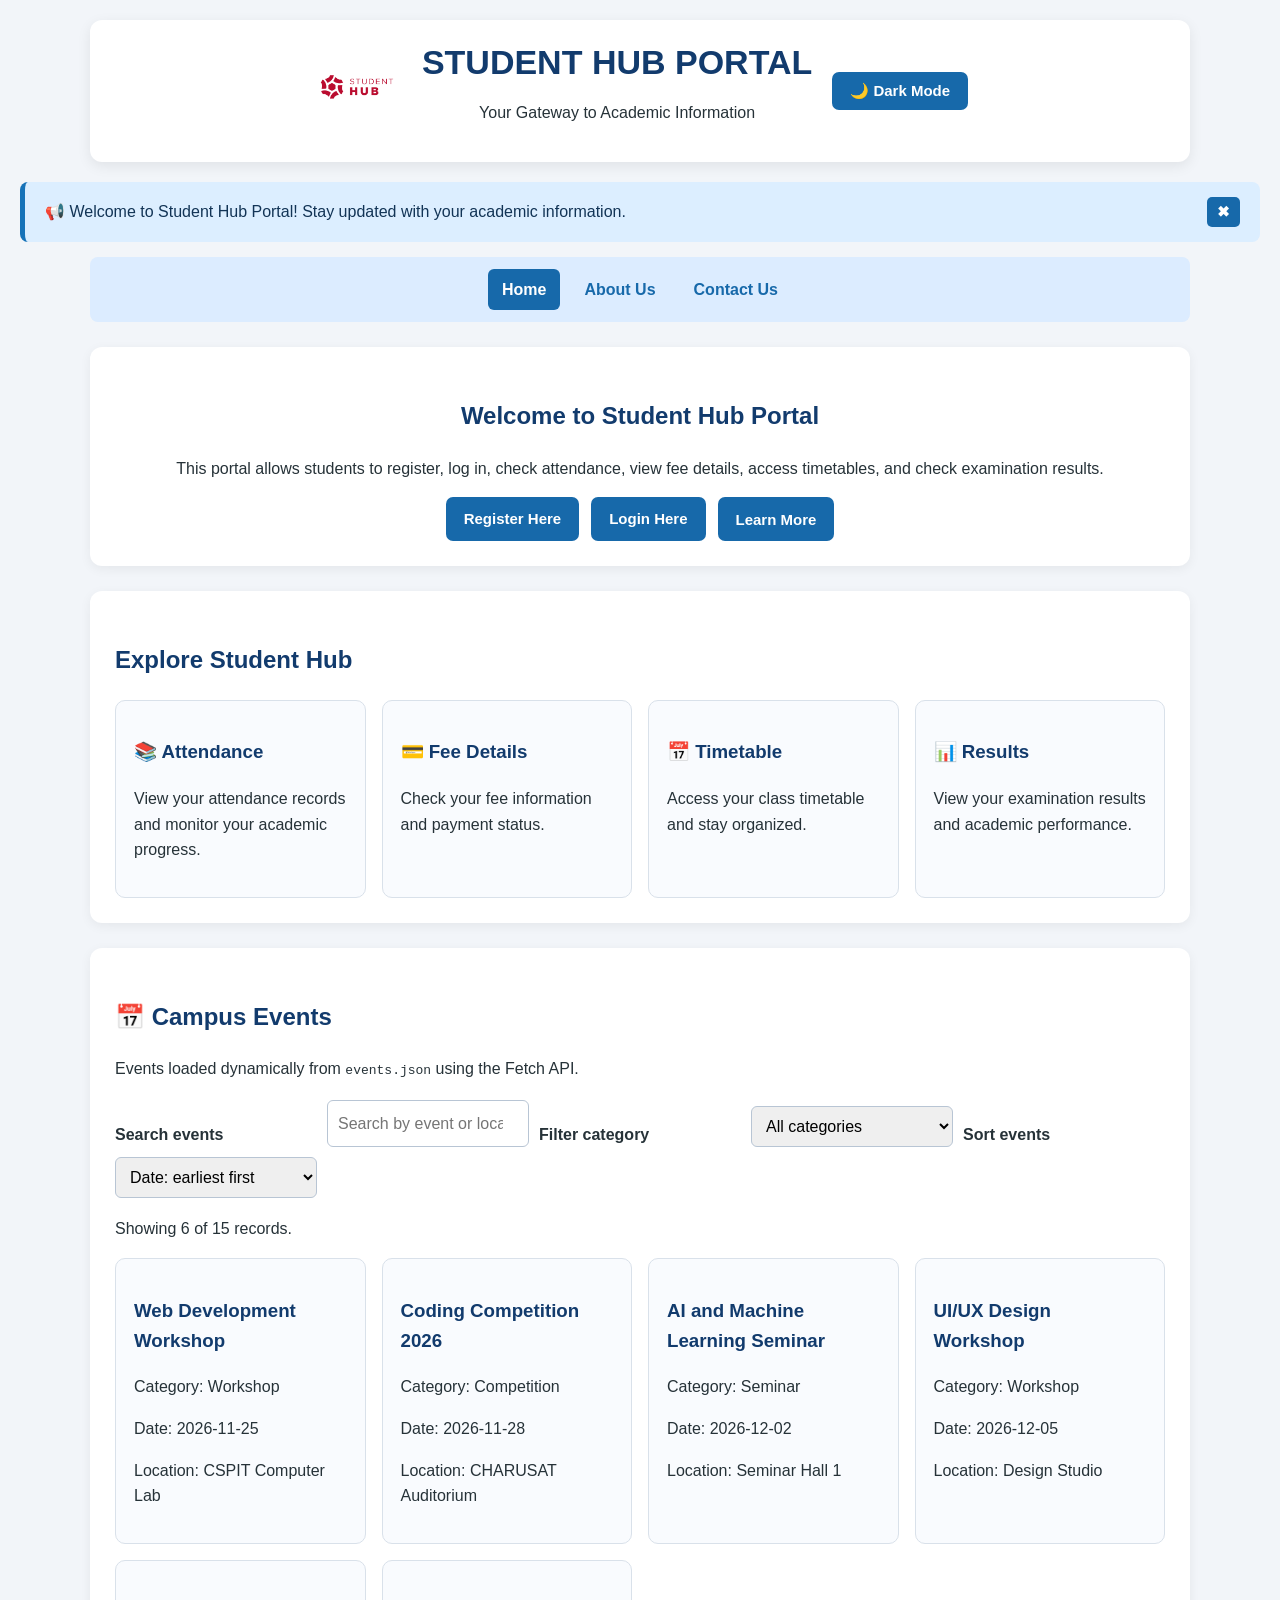
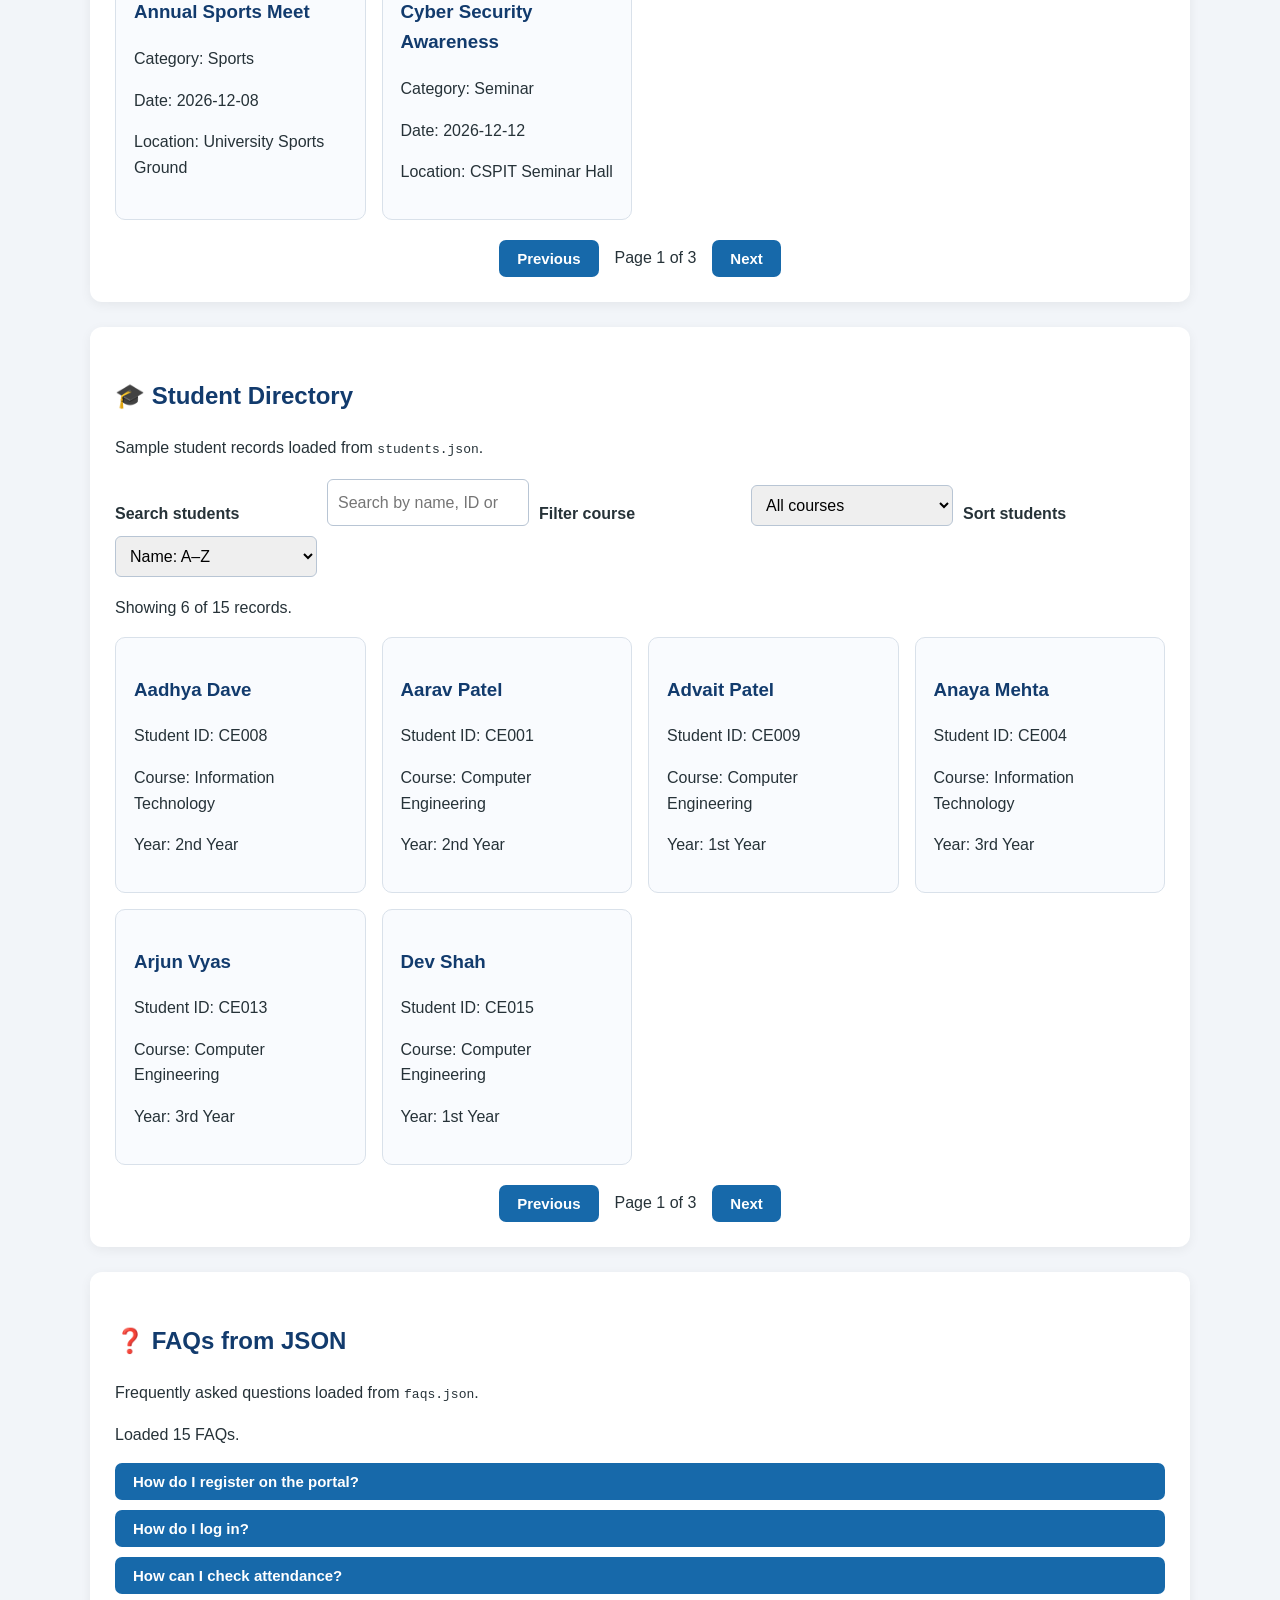
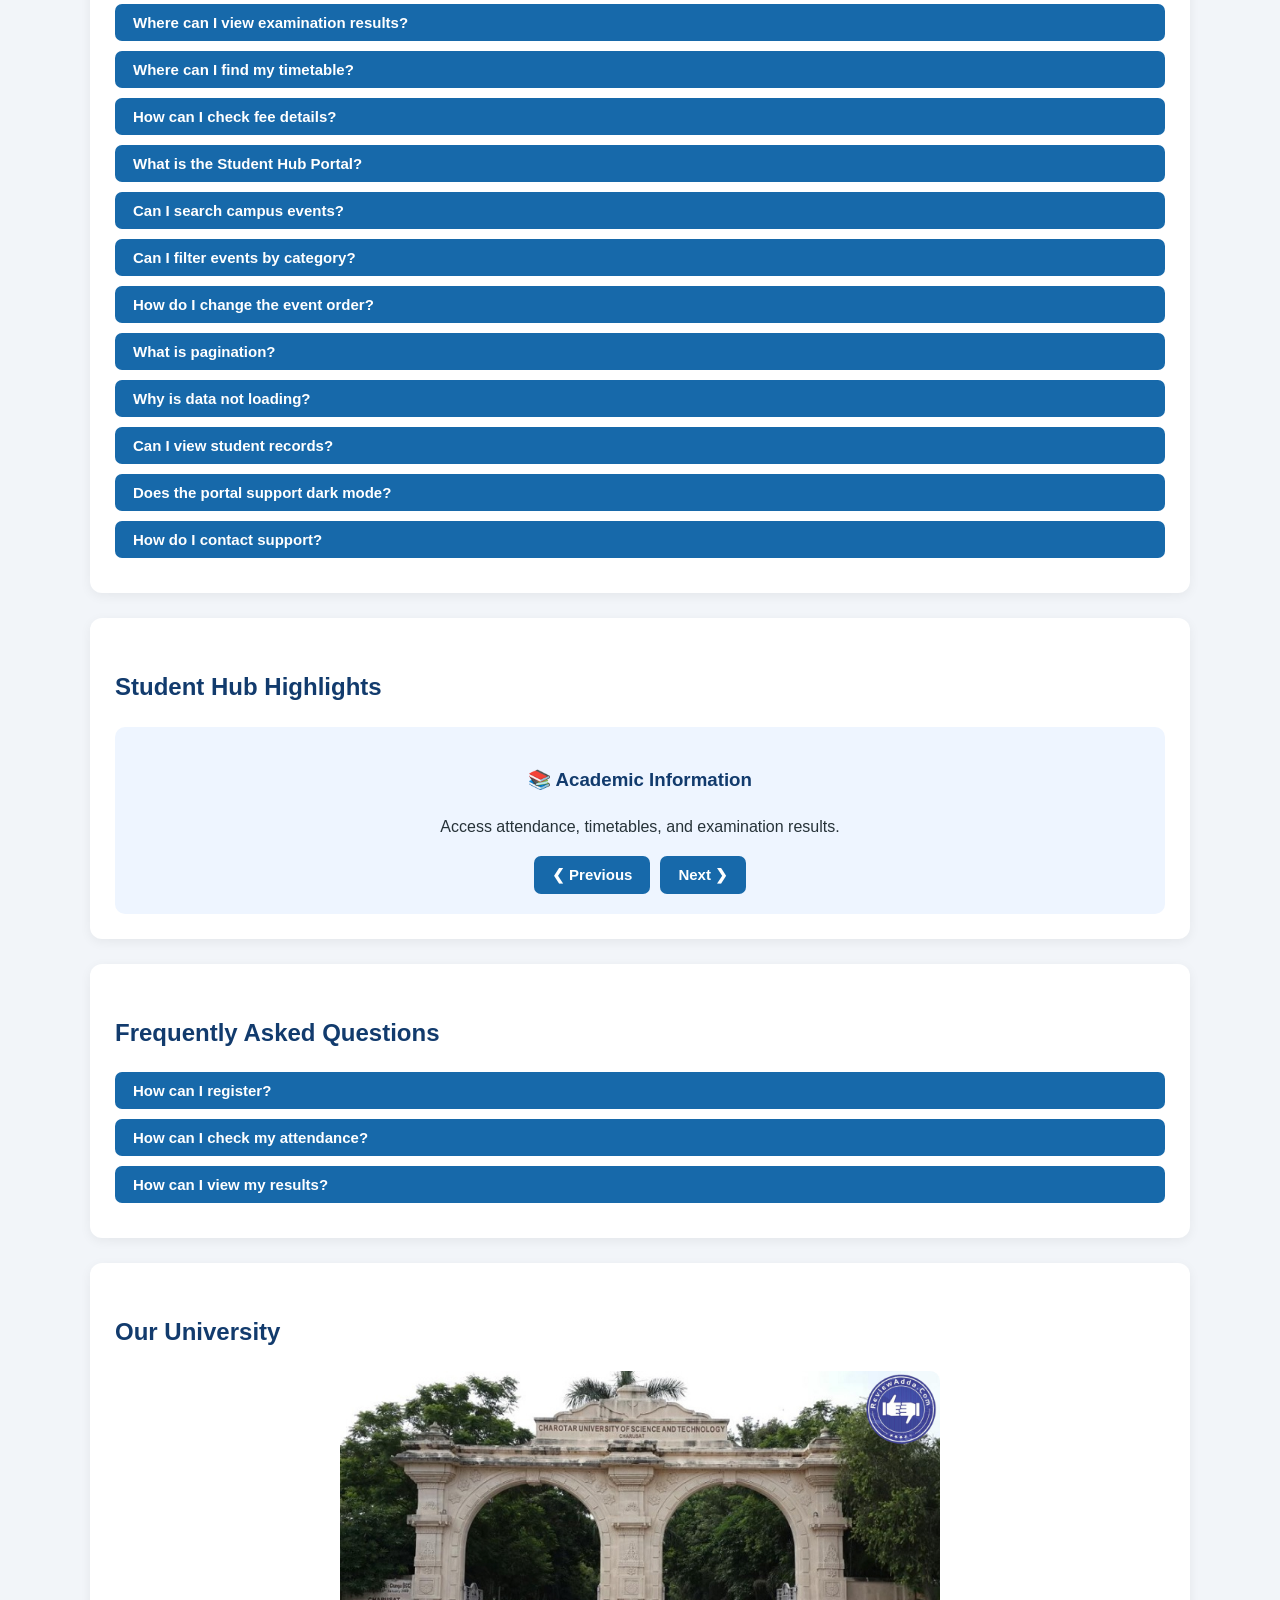
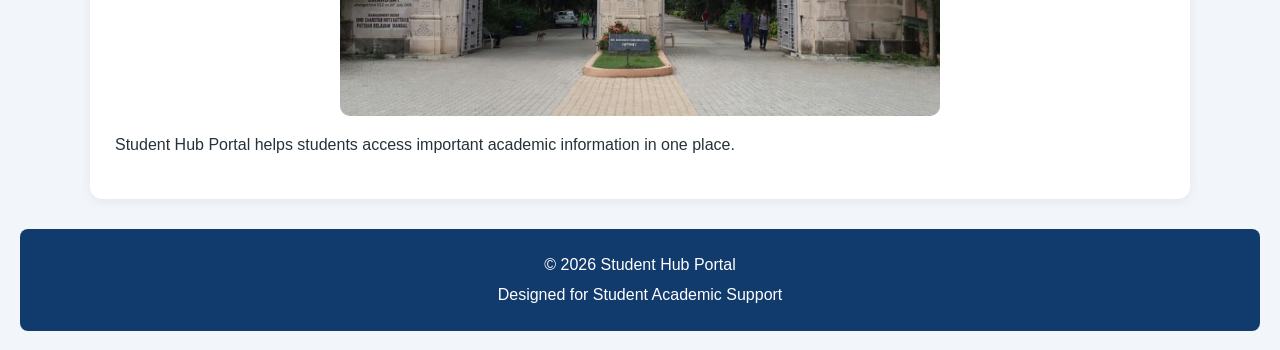
<file: index.html>
<!DOCTYPE html>
<html lang="en">
<head>
    <meta charset="UTF-8">
    <meta name="viewport" content="width=device-width, initial-scale=1.0">
    <title>Student Hub Portal</title>
    <link rel="stylesheet" href="style.css">
    <script src="script.js" defer></script>
</head>
<body>
    <header class="header">
        <div class="header-logo"><img src="Logo.jpg" alt="Student Hub Portal Logo"></div>
        <div class="header-title">
            <h1>STUDENT HUB PORTAL</h1>
            <p>Your Gateway to Academic Information</p>
        </div>
        <button type="button" data-theme-toggle>🌙 Dark Mode</button>
    </header>

    <div class="notification-banner" data-notification>
        <span>📢 Welcome to Student Hub Portal! Stay updated with your academic information.</span>
        <button type="button" data-notification-close aria-label="Close notification">✖</button>
    </div>

    <nav class="navbar">
        <button type="button" class="menu-toggle" data-menu-toggle aria-label="Toggle navigation menu">☰ Menu</button>
        <div class="nav-links" data-menu>
            <a href="index.html" class="active">Home</a>
            <a href="about.html">About Us</a>
            <a href="contact.html">Contact Us</a>
        </div>
    </nav>

    <main>
        <section class="welcome-section">
            <h2>Welcome to Student Hub Portal</h2>
            <p>This portal allows students to register, log in, check attendance, view fee details, access timetables, and check examination results.</p>
            <div class="button-container">
                <a href="register.html" class="button">Register Here</a>
                <a href="login.html" class="button">Login Here</a>
                <button type="button" class="button" data-modal-open>Learn More</button>
            </div>
        </section>

        <section class="features-section">
            <h2>Explore Student Hub</h2>
            <div class="features-grid">
                <article class="feature-card"><h3>📚 Attendance</h3><p>View your attendance records and monitor your academic progress.</p></article>
                <article class="feature-card"><h3>💳 Fee Details</h3><p>Check your fee information and payment status.</p></article>
                <article class="feature-card"><h3>📅 Timetable</h3><p>Access your class timetable and stay organized.</p></article>
                <article class="feature-card"><h3>📊 Results</h3><p>View your examination results and academic performance.</p></article>
            </div>
        </section>

        <section class="pr6-section" id="events">
            <h2>📅 Campus Events</h2>
            <p>Events loaded dynamically from <code>events.json</code> using the Fetch API.</p>
            <div class="data-controls">
                <label for="eventSearch">Search events</label>
                <input type="search" id="eventSearch" placeholder="Search by event or location">
                <label for="eventCategory">Filter category</label>
                <select id="eventCategory"><option value="">All categories</option></select>
                <label for="eventSort">Sort events</label>
                <select id="eventSort">
                    <option value="date-asc">Date: earliest first</option>
                    <option value="date-desc">Date: latest first</option>
                    <option value="title-asc">Title: A–Z</option>
                    <option value="title-desc">Title: Z–A</option>
                </select>
            </div>
            <p class="data-status" id="eventStatus" role="status">Loading events...</p>
            <div class="data-grid" id="eventList"></div>
            <div class="pagination">
                <button type="button" id="eventPrev" disabled>Previous</button>
                <span id="eventPageInfo">Page 1</span>
                <button type="button" id="eventNext" disabled>Next</button>
            </div>
        </section>

        <section class="pr6-section" id="students">
            <h2>🎓 Student Directory</h2>
            <p>Sample student records loaded from <code>students.json</code>.</p>
            <div class="data-controls">
                <label for="studentSearch">Search students</label>
                <input type="search" id="studentSearch" placeholder="Search by name, ID or course">
                <label for="studentCourse">Filter course</label>
                <select id="studentCourse"><option value="">All courses</option></select>
                <label for="studentSort">Sort students</label>
                <select id="studentSort">
                    <option value="name-asc">Name: A–Z</option>
                    <option value="name-desc">Name: Z–A</option>
                    <option value="studentId-asc">Student ID: low to high</option>
                </select>
            </div>
            <p class="data-status" id="studentStatus" role="status">Loading students...</p>
            <div class="data-grid" id="studentList"></div>
            <div class="pagination">
                <button type="button" id="studentPrev" disabled>Previous</button>
                <span id="studentPageInfo">Page 1</span>
                <button type="button" id="studentNext" disabled>Next</button>
            </div>
        </section>

        <section class="pr6-section" id="json-faqs">
            <h2>❓ FAQs from JSON</h2>
            <p>Frequently asked questions loaded from <code>faqs.json</code>.</p>
            <p class="data-status" id="faqStatus" role="status">Loading FAQs...</p>
            <div id="jsonFaqList" class="json-faq-list"></div>
        </section>

        <section class="slider-section">
            <h2>Student Hub Highlights</h2>
            <div class="content-slider">
                <div data-slide><h3>📚 Academic Information</h3><p>Access attendance, timetables, and examination results.</p></div>
                <div data-slide hidden><h3>📝 Student Registration</h3><p>Create your account to access the portal.</p></div>
                <div data-slide hidden><h3>🎓 Student Dashboard</h3><p>Explore important academic information in one place.</p></div>
                <div class="slider-buttons"><button type="button" data-slide-prev>❮ Previous</button><button type="button" data-slide-next>Next ❯</button></div>
            </div>
        </section>

        <section class="faq-section">
            <h2>Frequently Asked Questions</h2>
            <div class="faq-item"><button type="button" class="faq-question" data-faq-question aria-expanded="false">How can I register?</button><div class="faq-answer" hidden>Click Register Here and complete the registration form.</div></div>
            <div class="faq-item"><button type="button" class="faq-question" data-faq-question aria-expanded="false">How can I check my attendance?</button><div class="faq-answer" hidden>Log in to your account and open the Attendance page.</div></div>
            <div class="faq-item"><button type="button" class="faq-question" data-faq-question aria-expanded="false">How can I view my results?</button><div class="faq-answer" hidden>Log in to your account and visit the Results page.</div></div>
        </section>

        <section class="university-section">
            <h2>Our University</h2>
            <img src="Charusat.jpg" alt="CHARUSAT University" class="university-image">
            <p>Student Hub Portal helps students access important academic information in one place.</p>
        </section>
    </main>

    <div class="modal-overlay" data-modal hidden>
        <div class="modal-content" role="dialog" aria-modal="true" aria-labelledby="modal-title">
            <button type="button" data-modal-close aria-label="Close popup">✖</button>
            <h2 id="modal-title">About Student Hub Portal</h2>
            <p>Student Hub Portal provides convenient access to student registration, attendance, fee details, timetables, and results.</p>
            <button type="button" data-modal-close>Close</button>
        </div>
    </div>

    <footer class="footer">
        <p>© 2026 Student Hub Portal</p>
        <p>Designed for Student Academic Support</p>
    </footer>
</body>
</html>
</file>
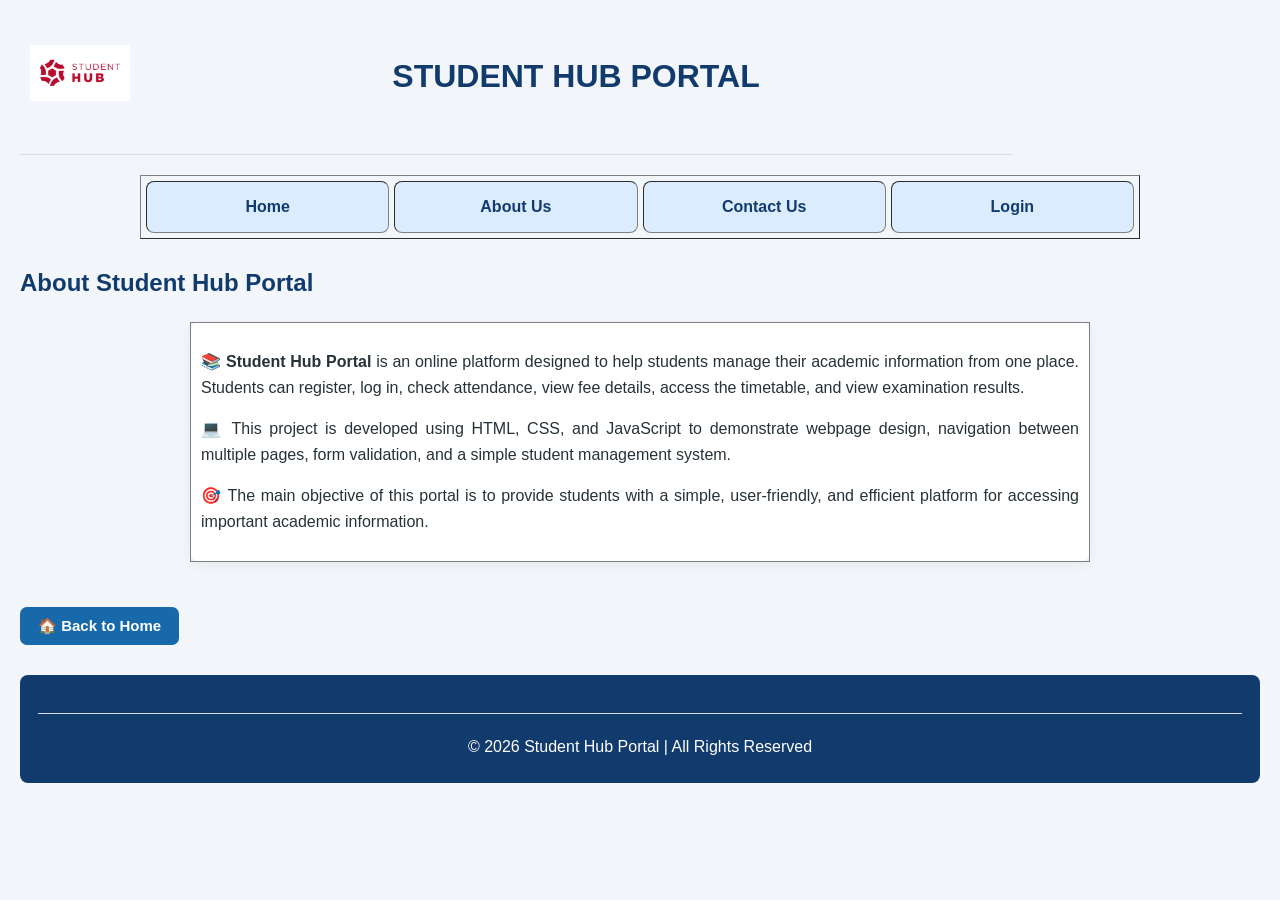
<file: about.html>
<!DOCTYPE html>
<html lang="en">

<head>
    <meta charset="UTF-8">
    <meta name="viewport" content="width=device-width, initial-scale=1.0">

    <title>About Us - Student Hub Portal</title>

    <!-- External CSS -->
    <link rel="stylesheet" href="style.css">

    <!-- External JavaScript -->
    <script src="script.js" defer></script>
</head>

<body>

    <!-- ================= HEADER ================= -->

    <header>

        <table width="80%">
            <tr>
                <td width="120">
                    <img
                        src="Logo.jpg"
                        alt="Student Hub Portal Logo"
                        width="100">
                </td>

                <td align="center">
                    <h1>STUDENT HUB PORTAL</h1>
                </td>
            </tr>
        </table>

        <hr width="80%">

    </header>

    <!-- ================= NAVIGATION ================= -->

    <nav>

        <center>

            <table class="nav"
                   border="1"
                   cellpadding="10"
                   cellspacing="0"
                   width="60%">

                <tr>
                    <td>
                        <a href="index.html">Home</a>
                    </td>

                    <td>
                        <a href="about.html">About Us</a>
                    </td>

                    <td>
                        <a href="contact.html">Contact Us</a>
                    </td>

                    <td>
                        <a href="login.html">Login</a>
                    </td>
                </tr>

            </table>

        </center>

    </nav>

    <!-- ================= MAIN CONTENT ================= -->

    <main>

        <section class="about-section">

            <h2>About Student Hub Portal</h2>

            <table class="content"
                   border="1"
                   width="70%">

                <tr>
                    <td>

                        <p align="justify">
                            📚 <strong>Student Hub Portal</strong> is an
                            online platform designed to help students
                            manage their academic information from one
                            place. Students can register, log in, check
                            attendance, view fee details, access the
                            timetable, and view examination results.
                        </p>

                        <p align="justify">
                            💻 This project is developed using HTML,
                            CSS, and JavaScript to demonstrate webpage
                            design, navigation between multiple pages,
                            form validation, and a simple student
                            management system.
                        </p>

                        <p align="justify">
                            🎯 The main objective of this portal is to
                            provide students with a simple, user-friendly,
                            and efficient platform for accessing important
                            academic information.
                        </p>

                    </td>
                </tr>

            </table>

            <br>

            <a href="index.html">
                <button type="button">
                    🏠 Back to Home
                </button>
            </a>

        </section>

    </main>

    <!-- ================= FOOTER ================= -->

    <footer class="footer">

        <hr>

        <p>© 2026 Student Hub Portal | All Rights Reserved</p>

    </footer>

</body>

</html>
</file>
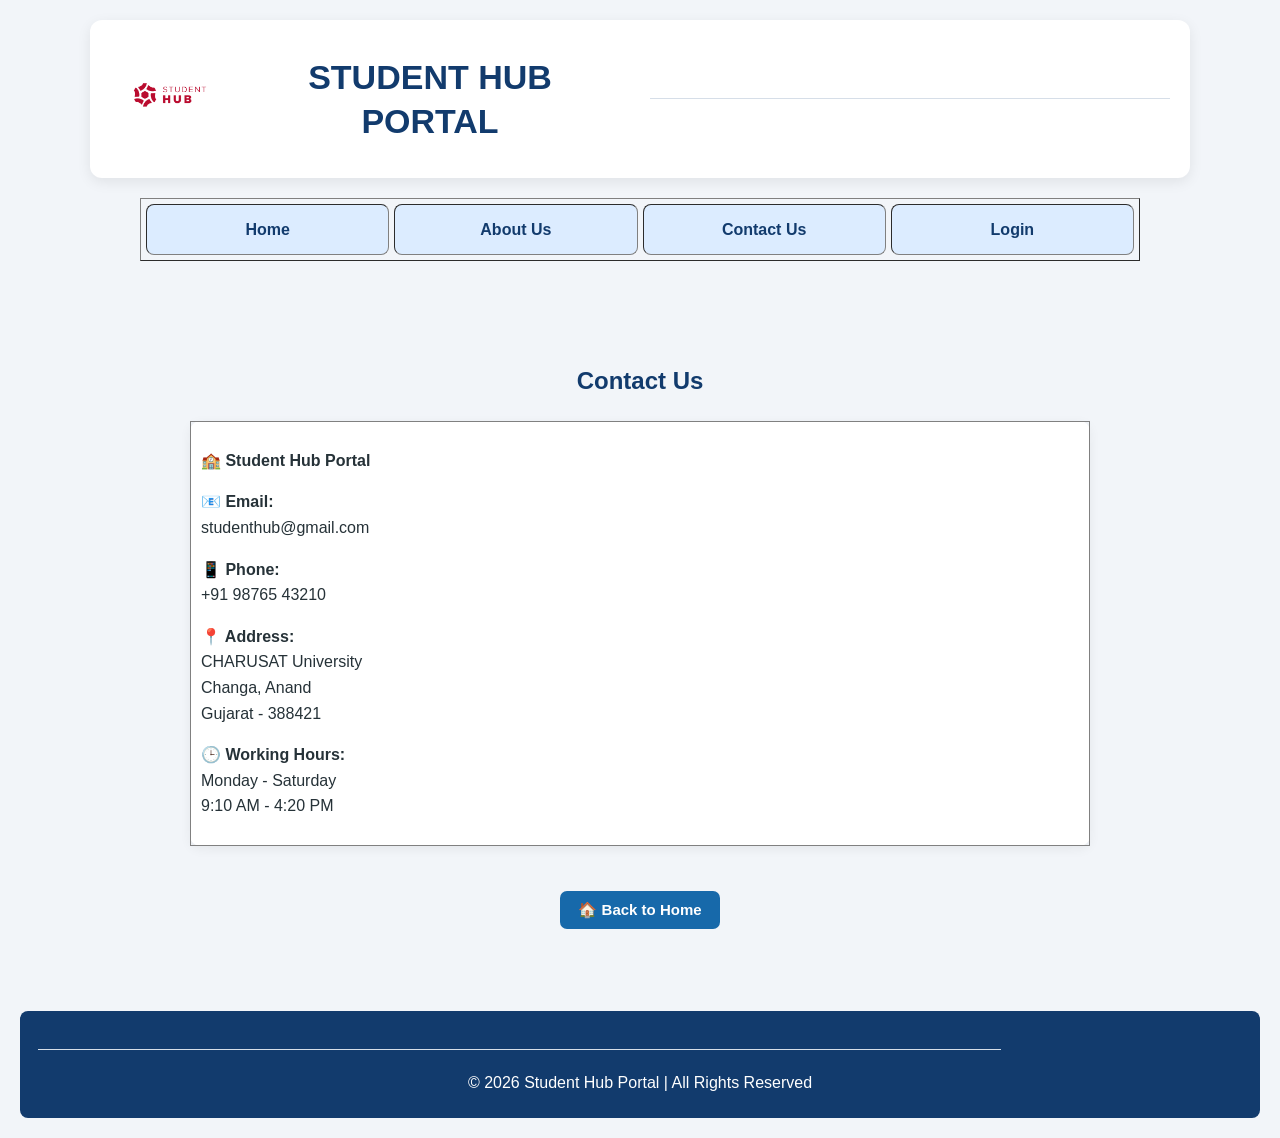
<file: contact.html>
<!DOCTYPE html>
<html lang="en">

<head>
    <meta charset="UTF-8">
    <meta name="viewport" content="width=device-width, initial-scale=1.0">

    <title>Contact Us - Student Hub Portal</title>

    <link rel="stylesheet" href="style.css">
    <script src="script.js" defer></script>
</head>

<body>

    <!-- Header -->
    <header class="header">

        <table width="80%" align="center">
            <tr>
                <td width="120" align="center">
                    <img src="Logo.jpg"
                         alt="Student Hub Portal Logo"
                         width="100">
                </td>

                <td align="center">
                    <h1>STUDENT HUB PORTAL</h1>
                </td>
            </tr>
        </table>

        <hr width="80%">

    </header>

    <!-- Navigation -->
    <nav>
        <center>
            <table class="nav"
                   border="1"
                   cellpadding="10"
                   cellspacing="0"
                   width="60%">

                <tr align="center">
                    <td><a href="index.html">Home</a></td>
                    <td><a href="about.html">About Us</a></td>
                    <td><a href="contact.html">Contact Us</a></td>
                    <td><a href="login.html">Login</a></td>
                </tr>

            </table>
        </center>
    </nav>

    <br><br>

    <!-- Main Content -->
    <main>
        <section class="contact-section">

            <center>
                <h2>Contact Us</h2>

                <table class="contact"
                       border="1"
                       cellpadding="10"
                       cellspacing="0"
                       width="60%">

                    <tr>
                        <td>

                            <p>
                                <b>🏫 Student Hub Portal</b>
                            </p>

                            <p>
                                <b>📧 Email:</b><br>
                                studenthub@gmail.com
                            </p>

                            <p>
                                <b>📱 Phone:</b><br>
                                +91 98765 43210
                            </p>

                            <p>
                                <b>📍 Address:</b><br>
                                CHARUSAT University<br>
                                Changa, Anand<br>
                                Gujarat - 388421
                            </p>

                            <p>
                                <b>🕒 Working Hours:</b><br>
                                Monday - Saturday<br>
                                9:10 AM - 4:20 PM
                            </p>

                        </td>
                    </tr>

                </table>

                <br>

                <a href="index.html">
                    <button type="button">🏠 Back to Home</button>
                </a>

            </center>

        </section>
    </main>

    <br><br>

    <!-- Footer -->
    <footer class="footer">

        <hr width="80%">

        <center>
            <p>© 2026 Student Hub Portal | All Rights Reserved</p>
        </center>

    </footer>

</body>

</html>
</file>
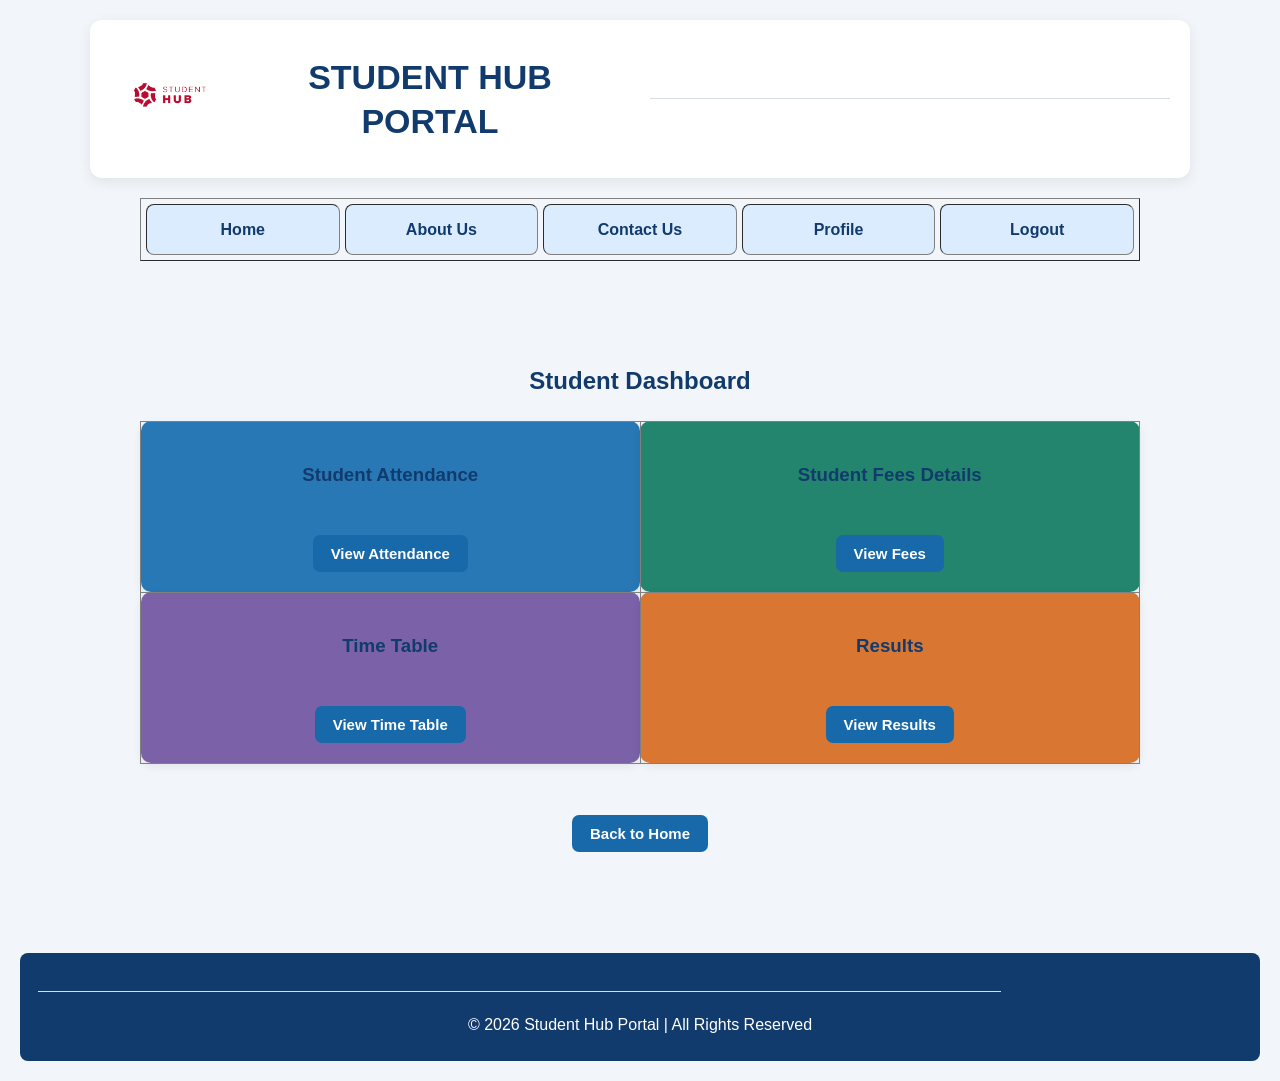
<file: dashboard.html>
<!DOCTYPE html>
<html lang="en">

<head>
    <meta charset="UTF-8">
    <meta name="viewport" content="width=device-width, initial-scale=1.0">

    <title>Dashboard - Student Hub Portal</title>

    <link rel="stylesheet" href="style.css">
    <script src="script.js" defer></script>
</head>

<body>

    <!-- Header -->
    <header class="header">

        <table width="80%" align="center">
            <tr>
                <td width="120" align="center">
                    <img src="Logo.jpg"
                         alt="Student Hub Portal Logo"
                         width="90">
                </td>

                <td align="center">
                    <h1>STUDENT HUB PORTAL</h1>
                </td>
            </tr>
        </table>

        <hr width="80%">

    </header>

    <!-- Navigation -->
    <nav>
        <center>
            <table class="nav"
                   border="1"
                   cellpadding="10"
                   cellspacing="0"
                   width="70%">

                <tr align="center">
                    <td><a href="index.html">Home</a></td>
                    <td><a href="about.html">About Us</a></td>
                    <td><a href="contact.html">Contact Us</a></td>
                    <td><a href="profile.html">Profile</a></td>
                    <td><a href="login.html">Logout</a></td>
                </tr>

            </table>
        </center>
    </nav>

    <br><br>

    <!-- Main Dashboard -->
    <main>
        <section class="dashboard-section">

            <center>
                <h2>Student Dashboard</h2>

                <table class="dashboard-table"
                       border="1"
                       cellpadding="20"
                       cellspacing="15">

                    <!-- First Row -->
                    <tr>

                        <td class="attendance" width="250">
                            <h3>Student Attendance</h3>

                            <br>

                            <a href="attendance.html">
                                <button type="button">
                                    View Attendance
                                </button>
                            </a>
                        </td>

                        <td class="fees" width="250">
                            <h3>Student Fees Details</h3>

                            <br>

                            <a href="fees.html">
                                <button type="button">
                                    View Fees
                                </button>
                            </a>
                        </td>

                    </tr>

                    <!-- Second Row -->
                    <tr>

                        <td class="timetable" width="250">
                            <h3>Time Table</h3>

                            <br>

                            <a href="timetable.html">
                                <button type="button">
                                    View Time Table
                                </button>
                            </a>
                        </td>

                        <td class="result" width="250">
                            <h3>Results</h3>

                            <br>

                            <a href="result.html">
                                <button type="button">
                                    View Results
                                </button>
                            </a>
                        </td>

                    </tr>

                </table>

                <br><br>

                <a href="index.html">
                    <button type="button">Back to Home</button>
                </a>

            </center>

        </section>
    </main>

    <br><br>

    <!-- Footer -->
    <footer class="footer">

        <hr width="80%">

        <center>
            <p>© 2026 Student Hub Portal | All Rights Reserved</p>
        </center>

    </footer>

</body>

</html>
</file>
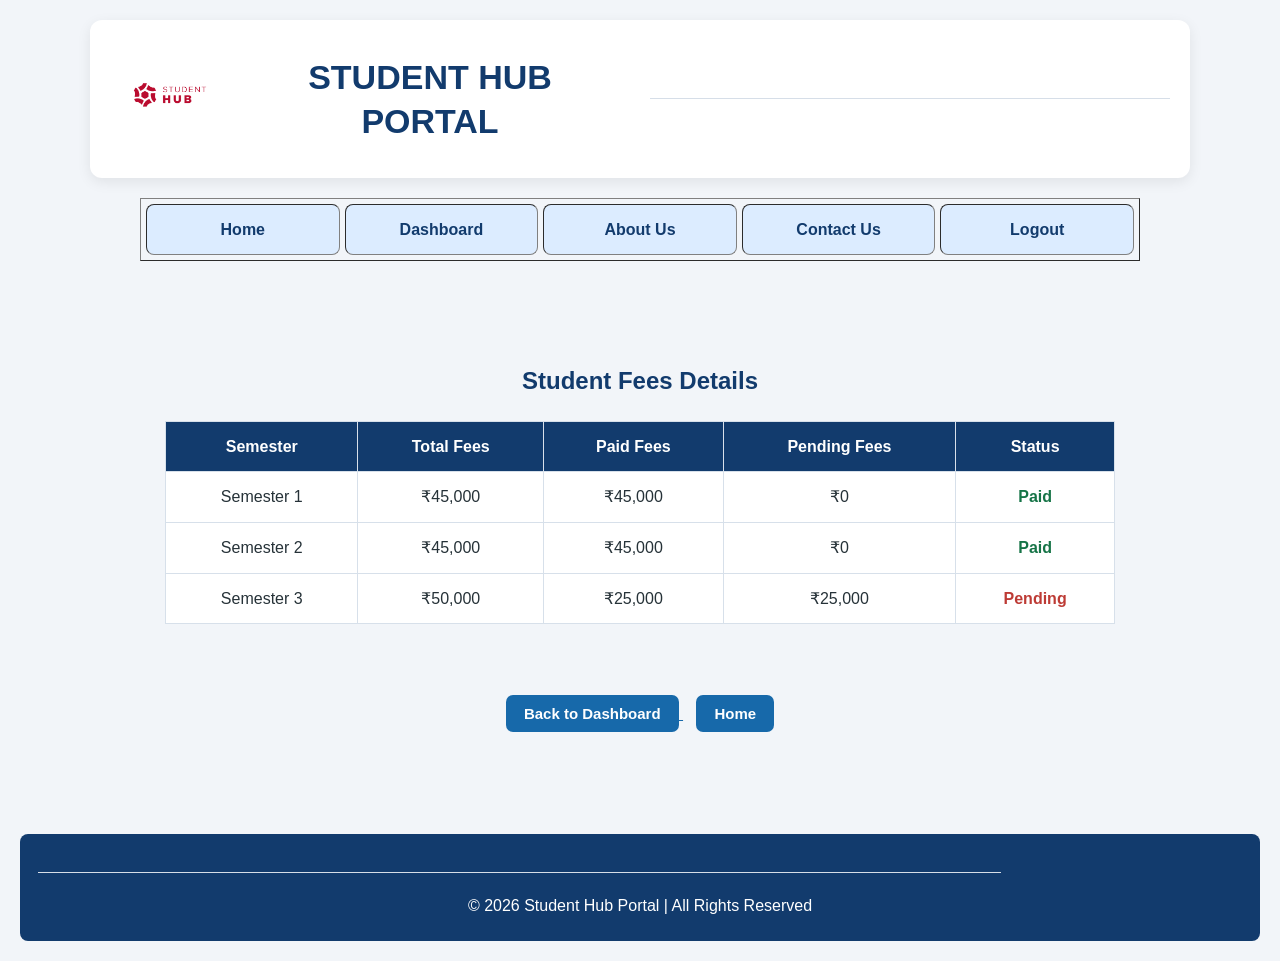
<file: fees.html>
<!DOCTYPE html>
<html lang="en">

<head>
    <meta charset="UTF-8">
    <meta name="viewport" content="width=device-width, initial-scale=1.0">

    <title>Fees Details - Student Hub Portal</title>

    <link rel="stylesheet" href="style.css">
    <script src="script.js" defer></script>
</head>

<body>

    <!-- Header -->
    <header class="header">

        <table width="80%" align="center">
            <tr>
                <td width="120" align="center">
                    <img src="Logo.jpg"
                         alt="Student Hub Portal Logo"
                         width="90">
                </td>

                <td align="center">
                    <h1>STUDENT HUB PORTAL</h1>
                </td>
            </tr>
        </table>

        <hr width="80%">

    </header>

    <!-- Navigation -->
    <nav>
        <center>
            <table class="nav"
                   border="1"
                   cellpadding="10"
                   cellspacing="0"
                   width="70%">

                <tr align="center">
                    <td><a href="index.html">Home</a></td>
                    <td><a href="dashboard.html">Dashboard</a></td>
                    <td><a href="about.html">About Us</a></td>
                    <td><a href="contact.html">Contact Us</a></td>
                    <td><a href="login.html">Logout</a></td>
                </tr>

            </table>
        </center>
    </nav>

    <br><br>

    <!-- Main Content -->
    <main>
        <section class="fees-section">

            <center>
                <h2>Student Fees Details</h2>

                <table class="fees-table"
                       border="1"
                       cellpadding="10"
                       cellspacing="0"
                       width="80%">

                    <thead>
                        <tr>
                            <th scope="col">Semester</th>
                            <th scope="col">Total Fees</th>
                            <th scope="col">Paid Fees</th>
                            <th scope="col">Pending Fees</th>
                            <th scope="col">Status</th>
                        </tr>
                    </thead>

                    <tbody>
                        <tr>
                            <td>Semester 1</td>
                            <td>₹45,000</td>
                            <td>₹45,000</td>
                            <td>₹0</td>
                            <td class="paid">Paid</td>
                        </tr>

                        <tr>
                            <td>Semester 2</td>
                            <td>₹45,000</td>
                            <td>₹45,000</td>
                            <td>₹0</td>
                            <td class="paid">Paid</td>
                        </tr>

                        <tr>
                            <td>Semester 3</td>
                            <td>₹50,000</td>
                            <td>₹25,000</td>
                            <td>₹25,000</td>
                            <td class="pending">Pending</td>
                        </tr>
                    </tbody>

                </table>

                <br><br>

                <a href="dashboard.html">
                    <button type="button">Back to Dashboard</button>
                </a>

                &nbsp;&nbsp;

                <a href="index.html">
                    <button type="button">Home</button>
                </a>

            </center>

        </section>
    </main>

    <br><br>

    <!-- Footer -->
    <footer class="footer">

        <hr width="80%">

        <center>
            <p>© 2026 Student Hub Portal | All Rights Reserved</p>
        </center>

    </footer>

</body>

</html>
</file>
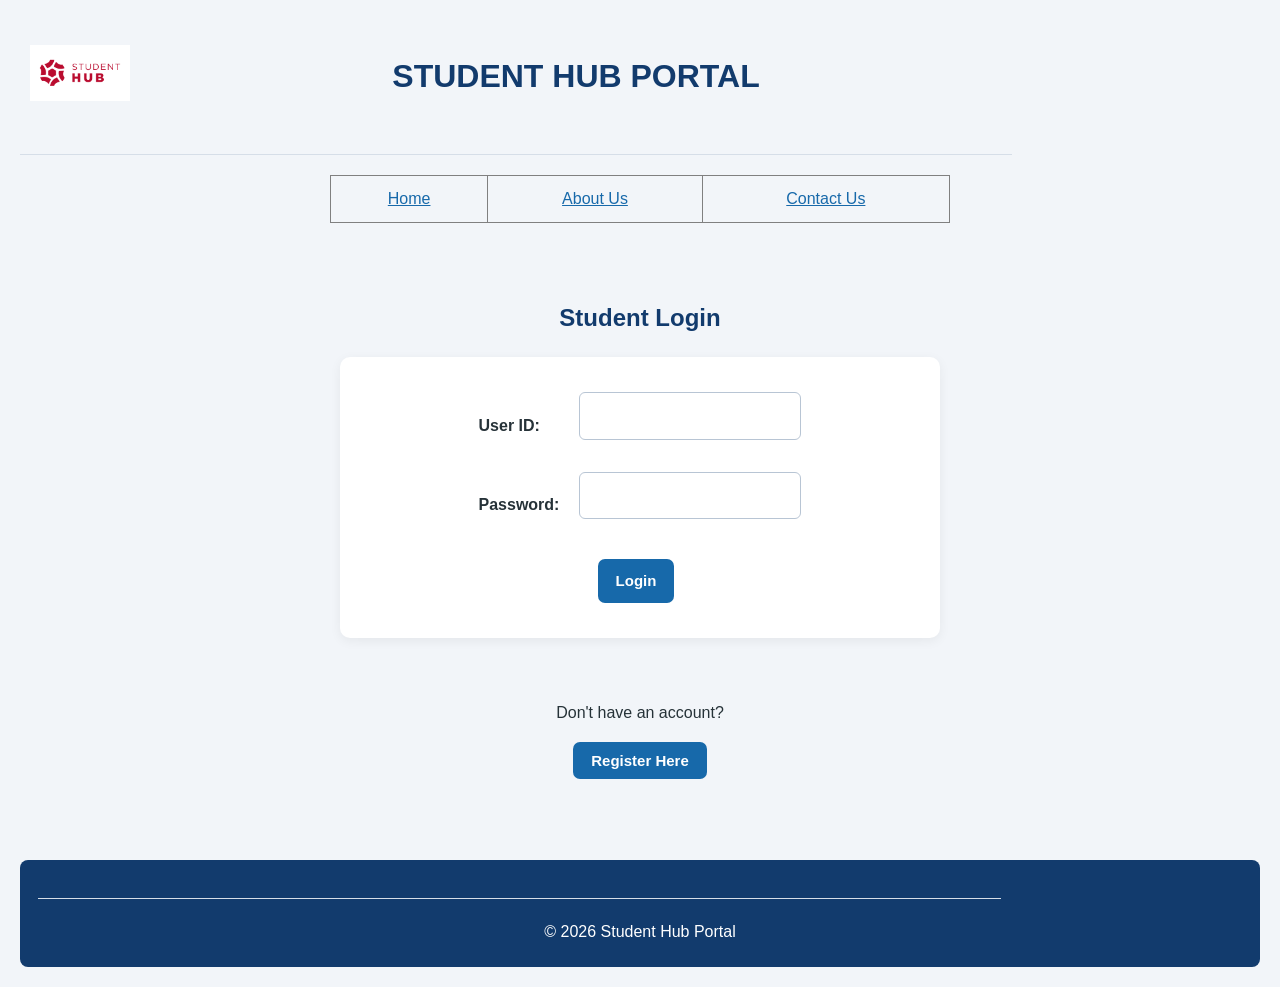
<file: login.html>
<!DOCTYPE html>
<html lang="en">

<head>
    <meta charset="UTF-8">
    <meta name="viewport" content="width=device-width, initial-scale=1.0">

    <title>Login - Student Hub Portal</title>

    <!-- External CSS -->
    <link rel="stylesheet" href="style.css">

    <!-- External JavaScript -->
    <script src="script.js" defer></script>
</head>

<body>

    <!-- ================= HEADER ================= -->

    <header>

        <table width="80%">
            <tr>
                <td width="120">
                    <img src="Logo.jpg"
                         alt="Student Hub Portal Logo"
                         width="100">
                </td>

                <td align="center">
                    <h1>STUDENT HUB PORTAL</h1>
                </td>
            </tr>
        </table>

        <hr width="80%">

    </header>

    <!-- ================= NAVIGATION ================= -->

    <nav>
        <center>
            <table border="1" cellpadding="10"
                   cellspacing="0" width="50%">

                <tr align="center">

                    <td>
                        <a href="index.html">Home</a>
                    </td>

                    <td>
                        <a href="about.html">About Us</a>
                    </td>

                    <td>
                        <a href="contact.html">Contact Us</a>
                    </td>

                </tr>

            </table>
        </center>
    </nav>

    <br><br>

    <!-- ================= LOGIN FORM ================= -->

    <main>

        <center>

            <h2>Student Login</h2>

            <form action="dashboard.html">

                <table cellpadding="10">

                    <tr>
                        <td>
                            <label for="userid">User ID:</label>
                        </td>

                        <td>
                            <input
                                type="text"
                                id="userid"
                                name="userid"
                                required>
                        </td>
                    </tr>

                    <tr>
                        <td>
                            <label for="password">Password:</label>
                        </td>

                        <td>
                            <input
                                type="password"
                                id="password"
                                name="password"
                                required>
                        </td>
                    </tr>

                    <tr>
                        <td colspan="2" align="center">
                            <input
                                type="submit"
                                value="Login">
                        </td>
                    </tr>

                </table>

            </form>

            <br>

            <p>Don't have an account?</p>

            <a href="register.html">
                <button type="button">Register Here</button>
            </a>

        </center>

    </main>

    <br><br>

    <!-- ================= FOOTER ================= -->

    <footer class="footer">

        <hr width="80%">

        <p>© 2026 Student Hub Portal</p>

    </footer>

</body>

</html>
</file>
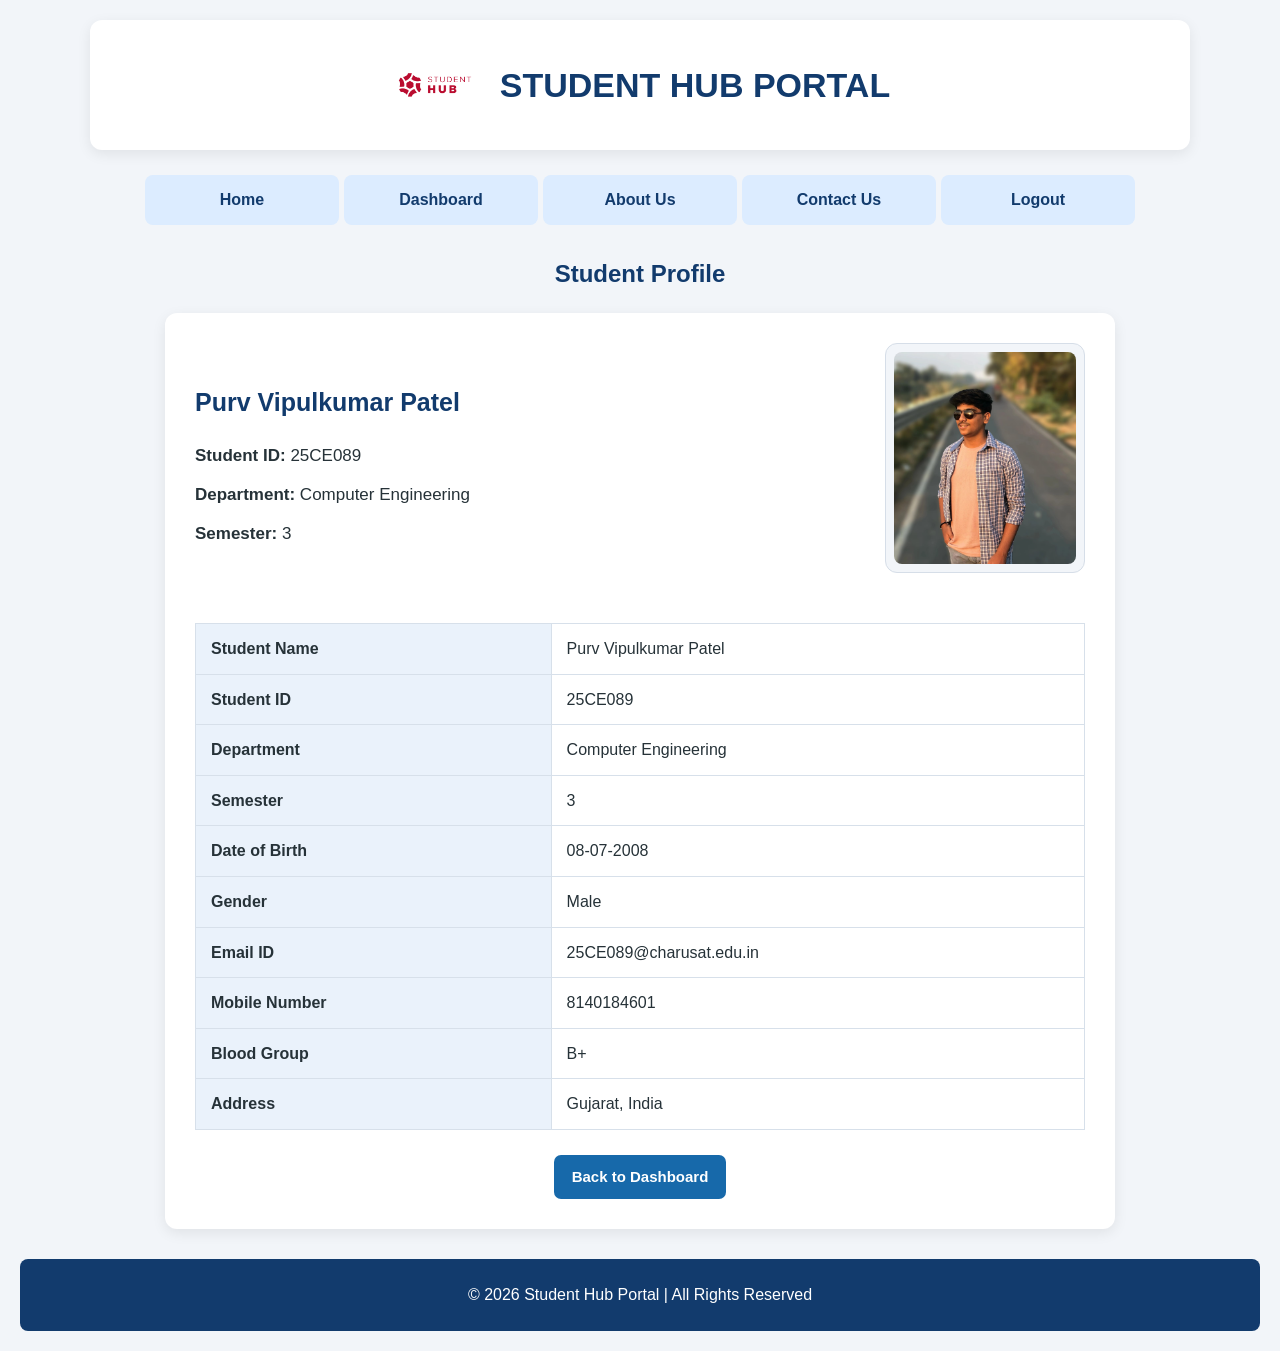
<file: profile.html>
<!DOCTYPE html>
<html lang="en">

<head>
    <meta charset="UTF-8">
    <meta name="viewport" content="width=device-width, initial-scale=1.0">
    <title>Student Profile - Student Hub Portal</title>
    <link rel="stylesheet" href="style.css">
    <script src="script.js" defer></script>

    <style>
        .profile-heading {
            text-align: center;
            margin: 20px 0;
        }

        .profile-box {
            padding: 30px;
        }

        .top-section {
            display: grid;
            grid-template-columns: minmax(0, 1fr) 200px;
            gap: 30px;
            align-items: center;
            margin-bottom: 30px;
        }

        .student-info h3 {
            font-size: 25px;
            margin-bottom: 20px;
        }

        .student-info p {
            font-size: 17px;
            margin: 12px 0;
        }

        .photo-box {
            width: 200px;
            height: 230px;
            padding: 8px;
            display: flex;
            align-items: center;
            justify-content: center;
            background: #f2f5f9;
            border: 1px solid #d6dee8;
            border-radius: 12px;
            overflow: hidden;
        }

        .photo-box img {
            width: 100%;
            height: 100%;
            object-fit: cover;
            object-position: center;
            border-radius: 8px;
        }

        .profile-table {
            width: 100%;
            border-collapse: collapse;
        }

        .profile-table th,
        .profile-table td {
            padding: 12px 15px;
            border: 1px solid #d7e0ea;
            text-align: left;
            font-size: 16px;
        }

        .profile-table th {
            width: 40%;
            background-color: #eaf2fb;
        }

        .profile-actions {
            display: flex;
            justify-content: center;
            margin-top: 25px;
        }

        @media (max-width: 600px) {
            .profile-box {
                padding: 15px;
            }

            .top-section {
                grid-template-columns: 1fr;
                text-align: center;
            }

            .photo-box {
                width: 170px;
                height: 200px;
                margin: 0 auto;
            }

            .student-info h3 {
                font-size: 22px;
            }

            .profile-table th,
            .profile-table td {
                padding: 9px 7px;
                font-size: 14px;
                overflow-wrap: anywhere;
            }

            .profile-table th {
                width: 42%;
            }
        }
    </style>
</head>

<body>

    <header class="header">
        <img src="Logo.jpg" alt="Student Hub Portal Logo">
        <h1>STUDENT HUB PORTAL</h1>
    </header>

    <nav>
        <table class="nav">
            <tbody>
                <tr>
                    <td><a href="index.html">Home</a></td>
                    <td><a href="dashboard.html">Dashboard</a></td>
                    <td><a href="about.html">About Us</a></td>
                    <td><a href="contact.html">Contact Us</a></td>
                    <td><a href="login.html">Logout</a></td>
                </tr>
            </tbody>
        </table>
    </nav>

    <main>
        <section class="profile-section">

            <h2 class="profile-heading">Student Profile</h2>

            <div class="profile-box">

                <div class="top-section">

                    <div class="student-info">
                        <h3>Purv Vipulkumar Patel</h3>

                        <p><strong>Student ID:</strong> 25CE089</p>
                        <p><strong>Department:</strong> Computer Engineering</p>
                        <p><strong>Semester:</strong> 3</p>
                    </div>

                    <div class="photo-box">
                        <img src="Purv.png" alt="Purv Patel - Student Profile Photo">
                    </div>

                </div>

                <div class="table-container">
                    <table class="profile-table">
                        <tbody>
                            <tr>
                                <th scope="row">Student Name</th>
                                <td>Purv Vipulkumar Patel</td>
                            </tr>
                            <tr>
                                <th scope="row">Student ID</th>
                                <td>25CE089</td>
                            </tr>
                            <tr>
                                <th scope="row">Department</th>
                                <td>Computer Engineering</td>
                            </tr>
                            <tr>
                                <th scope="row">Semester</th>
                                <td>3</td>
                            </tr>
                            <tr>
                                <th scope="row">Date of Birth</th>
                                <td>08-07-2008</td>
                            </tr>
                            <tr>
                                <th scope="row">Gender</th>
                                <td>Male</td>
                            </tr>
                            <tr>
                                <th scope="row">Email ID</th>
                                <td>25CE089@charusat.edu.in</td>
                            </tr>
                            <tr>
                                <th scope="row">Mobile Number</th>
                                <td>8140184601</td>
                            </tr>
                            <tr>
                                <th scope="row">Blood Group</th>
                                <td>B+</td>
                            </tr>
                            <tr>
                                <th scope="row">Address</th>
                                <td>Gujarat, India</td>
                            </tr>
                        </tbody>
                    </table>
                </div>

                <div class="profile-actions">
                    <a href="dashboard.html" class="button">Back to Dashboard</a>
                </div>

            </div>

        </section>
    </main>

    <footer class="footer">
        <p>© 2026 Student Hub Portal | All Rights Reserved</p>
    </footer>

</body>

</html>
</file>
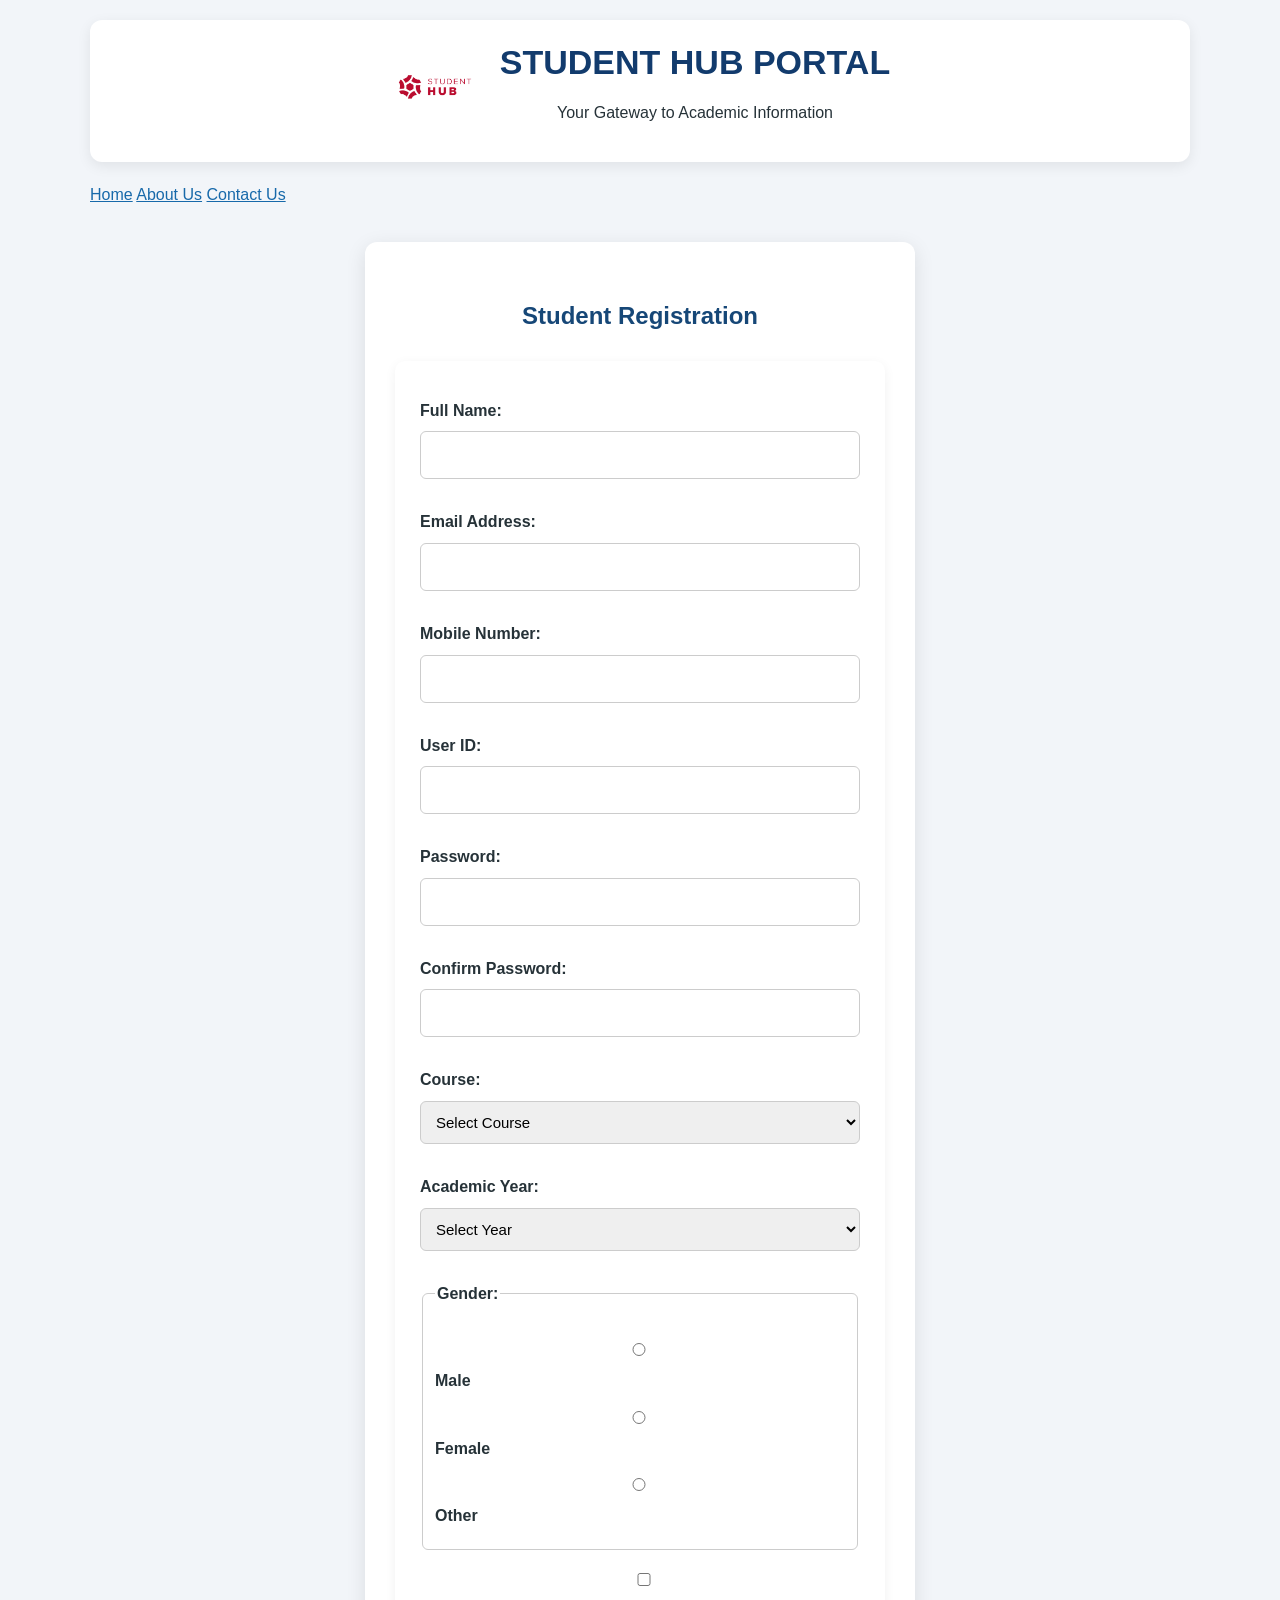
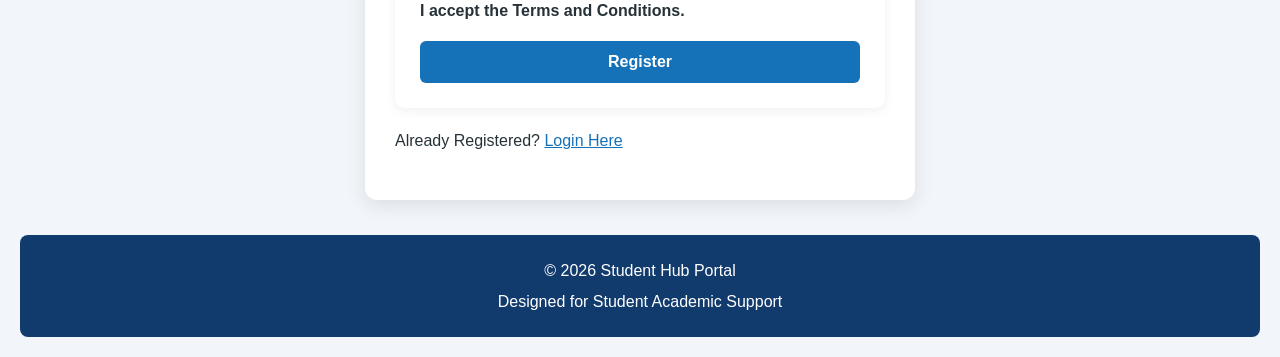
<file: register.html>
<!DOCTYPE html>
<html lang="en">

<head>
    <meta charset="UTF-8">
    <meta name="viewport" content="width=device-width, initial-scale=1.0">
    <title>Register - Student Hub Portal</title>
    <link rel="stylesheet" href="style.css">
    <script src="script.js" defer></script>
</head>

<body>

    <header class="header">
        <div class="header-logo">
            <img src="Logo.jpg" alt="Student Hub Portal Logo" width="100">
        </div>
        <div class="header-title">
            <h1>STUDENT HUB PORTAL</h1>
            <p>Your Gateway to Academic Information</p>
        </div>
    </header>

    <nav class="navbar">
        <a href="index.html">Home</a>
        <a href="about.html">About Us</a>
        <a href="contact.html">Contact Us</a>
    </nav>

    <main class="registration-container">

        <h2>Student Registration</h2>

        <form id="registrationForm" action="login.html" method="get">

            <div class="form-group">
                <label for="fullname">Full Name:</label>
                <input type="text" id="fullname" name="fullname" autocomplete="name" required>
                <small id="fullnameError" class="error-message"></small>
            </div>

            <div class="form-group">
                <label for="email">Email Address:</label>
                <input type="email" id="email" name="email" autocomplete="email" required>
                <small id="emailError" class="error-message"></small>
            </div>

            <div class="form-group">
                <label for="mobile">Mobile Number:</label>
                <input type="tel" id="mobile" name="mobile" inputmode="numeric"
                       autocomplete="tel" pattern="[6-9][0-9]{9}"
                       title="Enter a valid 10-digit Indian mobile number" required>
                <small id="mobileError" class="error-message"></small>
            </div>

            <div class="form-group">
                <label for="userid">User ID:</label>
                <input type="text" id="userid" name="userid" autocomplete="username" required>
                <small id="useridError" class="error-message"></small>
            </div>

            <div class="form-group">
                <label for="password">Password:</label>
                <input type="password" id="password" name="password"
                       autocomplete="new-password" minlength="8" required>
                <small id="passwordStrength" aria-live="polite"></small>
                <small id="passwordError" class="error-message"></small>
            </div>

            <div class="form-group">
                <label for="confirmpassword">Confirm Password:</label>
                <input type="password" id="confirmpassword" name="confirmpassword"
                       autocomplete="new-password" required>
                <small id="confirmPasswordError" class="error-message"></small>
            </div>

            <div class="form-group">
                <label for="course">Course:</label>
                <select id="course" name="course" required>
                    <option value="">Select Course</option>
                    <option value="Computer Engineering">Computer Engineering</option>
                    <option value="Information Technology">Information Technology</option>
                    <option value="Electrical Engineering">Electrical Engineering</option>
                    <option value="Mechanical Engineering">Mechanical Engineering</option>
                    <option value="Civil Engineering">Civil Engineering</option>
                </select>
                <small id="courseError" class="error-message"></small>
            </div>

            <div class="form-group">
                <label for="year">Academic Year:</label>
                <select id="year" name="year" required>
                    <option value="">Select Year</option>
                    <option value="First Year">First Year</option>
                    <option value="Second Year">Second Year</option>
                    <option value="Third Year">Third Year</option>
                    <option value="Fourth Year">Fourth Year</option>
                </select>
                <small id="yearError" class="error-message"></small>
            </div>

            <fieldset class="form-group">
                <legend>Gender:</legend>

                <label>
                    <input type="radio" name="gender" value="Male" required>
                    Male
                </label>

                <label>
                    <input type="radio" name="gender" value="Female">
                    Female
                </label>

                <label>
                    <input type="radio" name="gender" value="Other">
                    Other
                </label>

                <small id="genderError" class="error-message"></small>
            </fieldset>

            <div class="form-group">
                <label>
                    <input type="checkbox" id="terms" name="terms" required>
                    I accept the Terms and Conditions.
                </label>
                <small id="termsError" class="error-message"></small>
            </div>

            <button type="submit" class="button">Register</button>

        </form>

        <p>Already Registered? <a href="login.html">Login Here</a></p>

    </main>

    <footer class="footer">
        <p>© 2026 Student Hub Portal</p>
        <p>Designed for Student Academic Support</p>
    </footer>

</body>

</html>
</file>
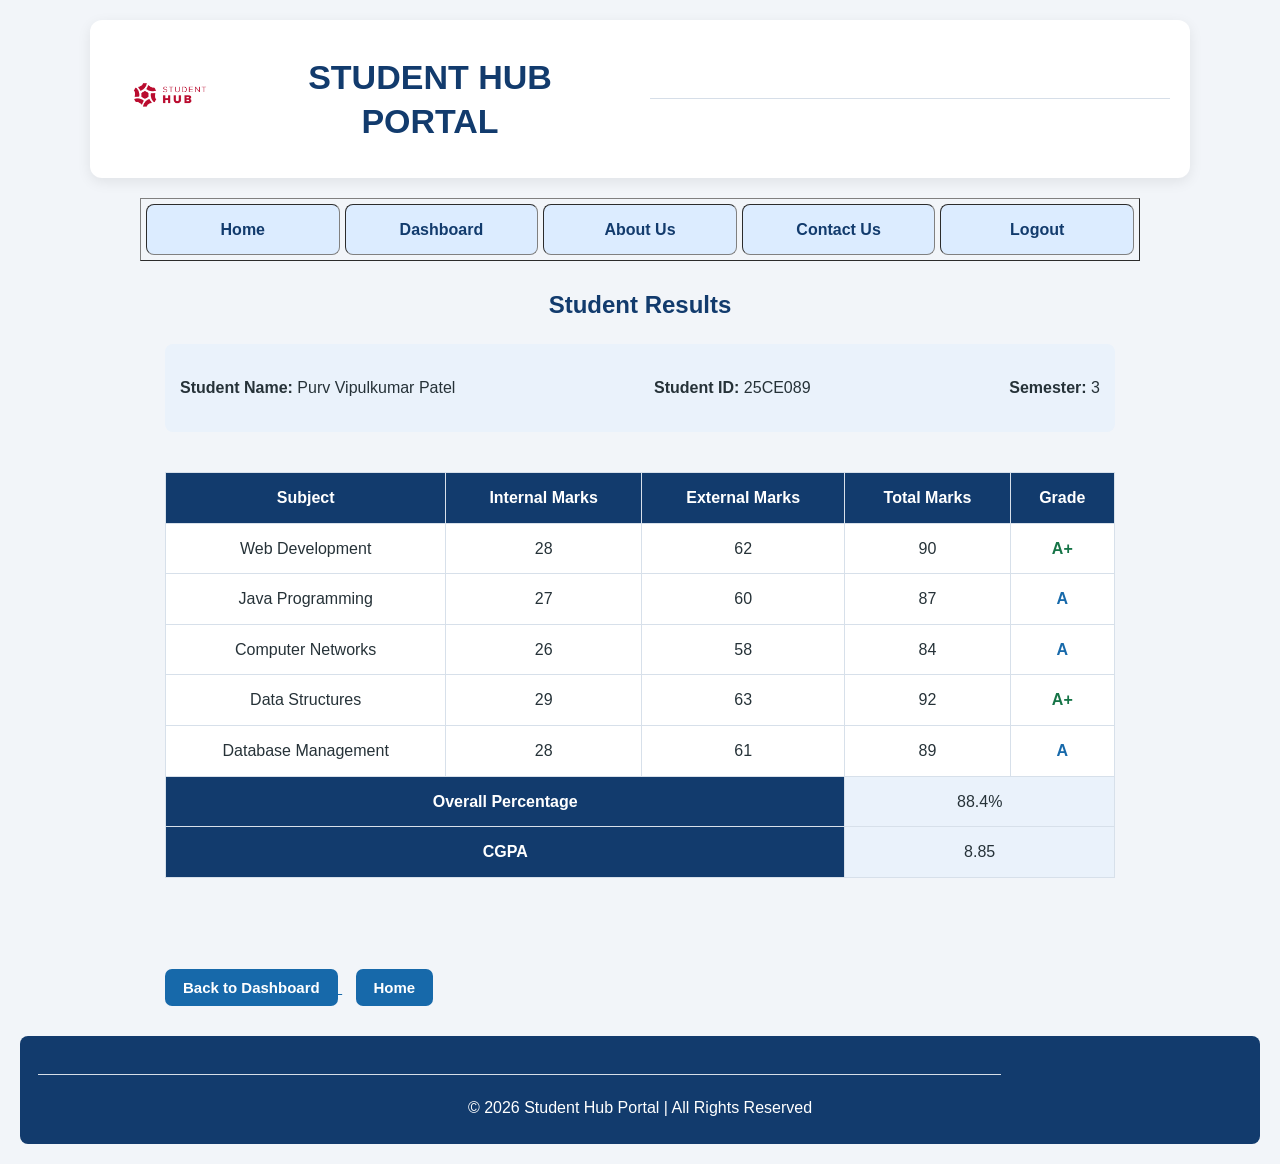
<file: result.html>
<!DOCTYPE html>
<html lang="en">

<head>
    <meta charset="UTF-8">
    <meta name="viewport" content="width=device-width, initial-scale=1.0">

    <title>Student Results - Student Hub Portal</title>

    <link rel="stylesheet" href="style.css">
    <script src="script.js" defer></script>
</head>

<body>

    <!-- Header -->
    <header class="header">

        <table class="header-table" width="80%" align="center">
            <tr>
                <td width="120" align="center">
                    <img src="Logo.jpg"
                         alt="Student Hub Portal Logo"
                         width="90">
                </td>

                <td align="center">
                    <h1>STUDENT HUB PORTAL</h1>
                </td>
            </tr>
        </table>

        <hr width="80%">

    </header>

    <!-- Navigation -->
    <nav class="navbar">
        <center>
            <table class="nav"
                   border="1"
                   cellpadding="10"
                   cellspacing="0"
                   width="70%">

                <tr align="center">
                    <td><a href="index.html">Home</a></td>
                    <td><a href="dashboard.html">Dashboard</a></td>
                    <td><a href="about.html">About Us</a></td>
                    <td><a href="contact.html">Contact Us</a></td>
                    <td><a href="login.html">Logout</a></td>
                </tr>

            </table>
        </center>
    </nav>

    <!-- Main Content -->
    <main>
        <section class="results-section">

            <h2 align="center">Student Results</h2>

            <!-- Student Information -->
            <div class="result-info">
                <p><strong>Student Name:</strong> Purv Vipulkumar Patel</p>
                <p><strong>Student ID:</strong> 25CE089</p>
                <p><strong>Semester:</strong> 3</p>
            </div>

            <!-- Results Table -->
            <div class="table-container">

                <table class="results-table"
                       border="1"
                       cellpadding="10"
                       cellspacing="0"
                       width="80%"
                       align="center">

                    <thead>
                        <tr>
                            <th scope="col">Subject</th>
                            <th scope="col">Internal Marks</th>
                            <th scope="col">External Marks</th>
                            <th scope="col">Total Marks</th>
                            <th scope="col">Grade</th>
                        </tr>
                    </thead>

                    <tbody>
                        <tr>
                            <td>Web Development</td>
                            <td>28</td>
                            <td>62</td>
                            <td>90</td>
                            <td class="aplus">A+</td>
                        </tr>

                        <tr>
                            <td>Java Programming</td>
                            <td>27</td>
                            <td>60</td>
                            <td>87</td>
                            <td class="a">A</td>
                        </tr>

                        <tr>
                            <td>Computer Networks</td>
                            <td>26</td>
                            <td>58</td>
                            <td>84</td>
                            <td class="a">A</td>
                        </tr>

                        <tr>
                            <td>Data Structures</td>
                            <td>29</td>
                            <td>63</td>
                            <td>92</td>
                            <td class="aplus">A+</td>
                        </tr>

                        <tr>
                            <td>Database Management</td>
                            <td>28</td>
                            <td>61</td>
                            <td>89</td>
                            <td class="a">A</td>
                        </tr>
                    </tbody>

                    <tfoot>
                        <tr class="summary">
                            <th colspan="3" scope="row">Overall Percentage</th>
                            <td colspan="2">88.4%</td>
                        </tr>

                        <tr class="summary">
                            <th colspan="3" scope="row">CGPA</th>
                            <td colspan="2">8.85</td>
                        </tr>
                    </tfoot>

                </table>

            </div>

            <!-- Navigation Buttons -->
            <div class="result-actions">
                <center>
                    <br><br>

                    <a href="dashboard.html">
                        <button type="button">Back to Dashboard</button>
                    </a>

                    &nbsp;&nbsp;

                    <a href="index.html">
                        <button type="button">Home</button>
                    </a>
                </center>
            </div>

        </section>
    </main>

    <!-- Footer -->
    <footer class="footer">
        <hr width="80%">

        <center>
            <p>© 2026 Student Hub Portal | All Rights Reserved</p>
        </center>
    </footer>

</body>

</html>
</file>
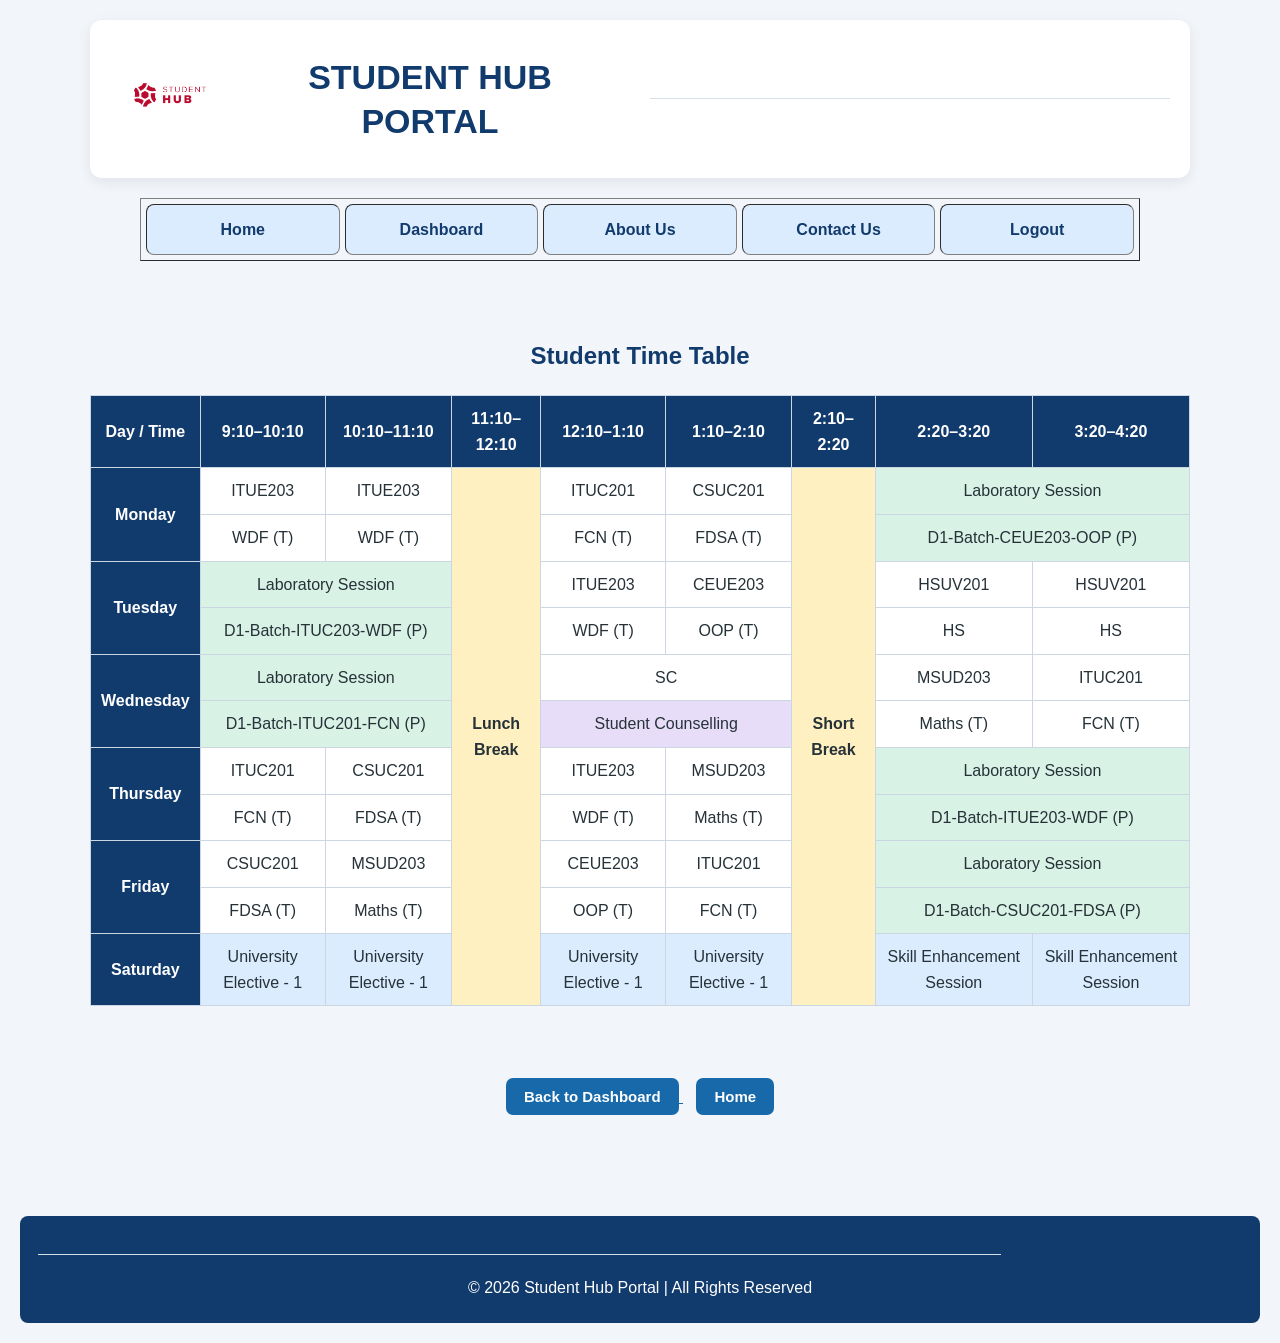
<file: timetable.html>
<!DOCTYPE html>
<html lang="en">

<head>
    <meta charset="UTF-8">
    <meta name="viewport" content="width=device-width, initial-scale=1.0">

    <title>Student Time Table - Student Hub Portal</title>

    <link rel="stylesheet" href="style.css">
    <script src="script.js" defer></script>
</head>

<body>

    <!-- Header -->
    <header class="header">

        <table class="header-table" width="80%" align="center">
            <tr>
                <td width="120" align="center">
                    <img src="Logo.jpg"
                         alt="Student Hub Portal Logo"
                         width="90">
                </td>

                <td align="center">
                    <h1>STUDENT HUB PORTAL</h1>
                </td>
            </tr>
        </table>

        <hr width="80%">

    </header>

    <!-- Navigation -->
    <nav>
        <center>
            <table class="nav"
                   border="1"
                   cellpadding="10"
                   cellspacing="0"
                   width="70%">

                <tr align="center">
                    <td><a href="index.html">Home</a></td>
                    <td><a href="dashboard.html">Dashboard</a></td>
                    <td><a href="about.html">About Us</a></td>
                    <td><a href="contact.html">Contact Us</a></td>
                    <td><a href="login.html">Logout</a></td>
                </tr>

            </table>
        </center>
    </nav>

    <br>

    <!-- Main Content -->
    <main>
        <section class="timetable-section">

            <h2 align="center">Student Time Table</h2>

            <div class="timetable-container">

                <table class="timetable-table"
                       border="1"
                       cellpadding="8"
                       cellspacing="0"
                       align="center">

                    <thead>
                        <tr>
                            <th scope="col">Day / Time</th>
                            <th scope="col">9:10–10:10</th>
                            <th scope="col">10:10–11:10</th>
                            <th scope="col">11:10–12:10</th>
                            <th scope="col">12:10–1:10</th>
                            <th scope="col">1:10–2:10</th>
                            <th scope="col">2:10–2:20</th>
                            <th scope="col">2:20–3:20</th>
                            <th scope="col">3:20–4:20</th>
                        </tr>
                    </thead>

                    <tbody>

                        <!-- Monday -->
                        <tr>
                            <th scope="rowgroup" rowspan="2">Monday</th>
                            <td>ITUE203</td>
                            <td>ITUE203</td>
                            <td rowspan="12" class="break">Lunch Break</td>
                            <td>ITUC201</td>
                            <td>CSUC201</td>
                            <td rowspan="12" class="break">Short Break</td>
                            <td colspan="2" class="lab">Laboratory Session</td>
                        </tr>

                        <tr>
                            <td>WDF (T)</td>
                            <td>WDF (T)</td>
                            <td>FCN (T)</td>
                            <td>FDSA (T)</td>
                            <td colspan="2" class="lab">D1-Batch-CEUE203-OOP (P)</td>
                        </tr>

                        <!-- Tuesday -->
                        <tr>
                            <th scope="rowgroup" rowspan="2">Tuesday</th>
                            <td colspan="2" class="lab">Laboratory Session</td>
                            <td>ITUE203</td>
                            <td>CEUE203</td>
                            <td>HSUV201</td>
                            <td>HSUV201</td>
                        </tr>

                        <tr>
                            <td colspan="2" class="lab">D1-Batch-ITUC203-WDF (P)</td>
                            <td>WDF (T)</td>
                            <td>OOP (T)</td>
                            <td>HS</td>
                            <td>HS</td>
                        </tr>

                        <!-- Wednesday -->
                        <tr>
                            <th scope="rowgroup" rowspan="2">Wednesday</th>
                            <td colspan="2" class="lab">Laboratory Session</td>
                            <td colspan="2">SC</td>
                            <td>MSUD203</td>
                            <td>ITUC201</td>
                        </tr>

                        <tr>
                            <td colspan="2" class="lab">D1-Batch-ITUC201-FCN (P)</td>
                            <td colspan="2" class="counselling">Student Counselling</td>
                            <td>Maths (T)</td>
                            <td>FCN (T)</td>
                        </tr>

                        <!-- Thursday -->
                        <tr>
                            <th scope="rowgroup" rowspan="2">Thursday</th>
                            <td>ITUC201</td>
                            <td>CSUC201</td>
                            <td>ITUE203</td>
                            <td>MSUD203</td>
                            <td colspan="2" class="lab">Laboratory Session</td>
                        </tr>

                        <tr>
                            <td>FCN (T)</td>
                            <td>FDSA (T)</td>
                            <td>WDF (T)</td>
                            <td>Maths (T)</td>
                            <td colspan="2" class="lab">D1-Batch-ITUE203-WDF (P)</td>
                        </tr>

                        <!-- Friday -->
                        <tr>
                            <th scope="rowgroup" rowspan="2">Friday</th>
                            <td>CSUC201</td>
                            <td>MSUD203</td>
                            <td>CEUE203</td>
                            <td>ITUC201</td>
                            <td colspan="2" class="lab">Laboratory Session</td>
                        </tr>

                        <tr>
                            <td>FDSA (T)</td>
                            <td>Maths (T)</td>
                            <td>OOP (T)</td>
                            <td>FCN (T)</td>
                            <td colspan="2" class="lab">D1-Batch-CSUC201-FDSA (P)</td>
                        </tr>

                        <!-- Saturday -->
                        <tr>
                            <th scope="rowgroup" rowspan="2">Saturday</th>
                            <td rowspan="2" class="elective">University Elective - 1</td>
                            <td rowspan="2" class="elective">University Elective - 1</td>
                            <td rowspan="2" class="elective">University Elective - 1</td>
                            <td rowspan="2" class="elective">University Elective - 1</td>
                            <td rowspan="2" class="elective">Skill Enhancement Session</td>
                            <td rowspan="2" class="elective">Skill Enhancement Session</td>
                        </tr>

                        <tr></tr>

                    </tbody>

                </table>

            </div>

            <!-- Navigation Buttons -->
            <div class="timetable-actions">
                <center>
                    <br><br>

                    <a href="dashboard.html">
                        <button type="button">Back to Dashboard</button>
                    </a>

                    &nbsp;&nbsp;

                    <a href="index.html">
                        <button type="button">Home</button>
                    </a>
                </center>
            </div>

        </section>
    </main>

    <br><br>

    <!-- Footer -->
    <footer class="footer">
        <hr width="80%">

        <center>
            <p>© 2026 Student Hub Portal | All Rights Reserved</p>
        </center>
    </footer>

</body>

</html>
</file>
<file: style.css>
/* * {
    box-sizing: border-box;
}

html {
    scroll-behavior: smooth;
}

body {
    margin: 0;
    padding: 20px;
    font-family: Arial, Helvetica, sans-serif;
    background-color: #f2f5f9;
    color: #263238;
    line-height: 1.6;
}

.header {
    width: 100%;
    max-width: 1100px;
    margin: 0 auto 20px;
    padding: 20px;
    display: flex;
    align-items: center;
    justify-content: center;
    gap: 20px;
    background-color: #ffffff;
    border-radius: 12px;
    box-shadow: 0 4px 14px rgba(0, 0, 0, 0.08);
    text-align: center;
}

.header img {
    width: 90px;
    height: 90px;
    object-fit: contain;
}

.header h1 {
    margin: 0;
    color: #123b6d;
    font-size: clamp(22px, 4vw, 34px);
    line-height: 1.3;
}

h1,
h2,
h3 {
    color: #123b6d;
}

h2 {
    margin-top: 25px;
}

hr {
    border: 0;
    border-top: 1px solid #d6dee8;
    margin: 20px 0;
}

.nav {
    width: min(100%, 1000px);
    margin: 0 auto 25px;
    border-collapse: separate;
    border-spacing: 5px;
    table-layout: fixed;
}

.nav td {
    padding: 12px 8px;
    background-color: #dcecff;
    border-radius: 8px;
    text-align: center;
    transition: background-color 0.2s ease, transform 0.2s ease;
}

.nav td:hover {
    background-color: #bfdcff;
    transform: translateY(-2px);
}

.nav a {
    display: block;
    color: #123b6d;
    text-decoration: none;
    font-weight: bold;
    overflow-wrap: anywhere;
}

a {
    color: #1769aa;
}

a:hover {
    color: #0d4777;
}

button,
input[type="submit"],
input[type="reset"],
.button {
    display: inline-block;
    padding: 10px 18px;
    border: 0;
    border-radius: 7px;
    background-color: #1769aa;
    color: #ffffff;
    font-size: 15px;
    font-weight: bold;
    text-decoration: none;
    cursor: pointer;
    transition: background-color 0.2s ease, transform 0.2s ease;
}

button:hover,
input[type="submit"]:hover,
input[type="reset"]:hover,
.button:hover {
    background-color: #104d80;
    transform: translateY(-1px);
}

input,
select,
textarea {
    max-width: 100%;
    padding: 10px;
    border: 1px solid #b8c5d4;
    border-radius: 6px;
    font: inherit;
}

input:focus,
select:focus,
textarea:focus {
    outline: 2px solid #8bc4ff;
    border-color: #1769aa;
}

table {
    max-width: 100%;
    border-collapse: collapse;
}

th,
td {
    padding: 10px;
}

.content,
.contact {
    width: min(100%, 900px);
    margin: 20px auto;
    padding: 25px;
    background-color: #ffffff;
    border-radius: 10px;
    box-shadow: 0 3px 12px rgba(0, 0, 0, 0.06);
}

.content table,
.contact table {
    width: 100%;
}

.content td,
.contact td {
    padding: 10px;
    vertical-align: top;
}

.dashboard-section {
    width: min(100%, 1000px);
    margin: 20px auto;
}

.dashboard-table {
    width: 100%;
    border-spacing: 12px;
    table-layout: fixed;
}

.dashboard-table td {
    padding: 20px 12px;
    border-radius: 10px;
    text-align: center;
    vertical-align: middle;
    color: #ffffff;
    font-weight: bold;
    box-shadow: 0 3px 10px rgba(0, 0, 0, 0.08);
}

.dashboard-table a {
    color: #ffffff;
    text-decoration: none;
}

.attendance {
    background-color: #2878b5;
}

.fees {
    background-color: #23856d;
}

.timetable {
    background-color: #7b61a8;
}

.result {
    background-color: #d97732;
}

.profile {
    background-color: #526b7a;
}

.profile-section {
    width: min(100%, 950px);
    margin: 20px auto;
}

.profile-box {
    padding: 25px;
    background-color: #ffffff;
    border-radius: 12px;
    box-shadow: 0 4px 14px rgba(0, 0, 0, 0.08);
}

.top-section {
    display: grid;
    grid-template-columns: minmax(0, 3fr) minmax(180px, 1fr);
    gap: 25px;
    align-items: start;
}

.student-info {
    width: 100%;
}

.student-info td {
    padding: 10px;
    border-bottom: 1px solid #e4eaf1;
}

.photo-box {
    display: flex;
    align-items: center;
    justify-content: center;
    min-height: 180px;
    padding: 15px;
    border: 1px dashed #aab8c8;
    border-radius: 10px;
    background-color: #f7f9fc;
    text-align: center;
}

.photo-box img {
    max-width: 100%;
    max-height: 220px;
    object-fit: contain;
}

.profile-table {
    width: 100%;
    margin-top: 20px;
}

.profile-table th,
.profile-table td {
    padding: 12px;
    border: 1px solid #d9e1ea;
    text-align: left;
}

.profile-table th {
    background-color: #eaf2fb;
}

.profile-actions,
.result-actions {
    display: flex;
    flex-wrap: wrap;
    gap: 10px;
    margin-top: 20px;
}

.fees-section,
.results-section,
.attendance-section {
    width: min(100%, 950px);
    margin: 20px auto;
}

.fees-table,
.results-table,
.attendance-table {
    width: 100%;
    margin: 20px auto;
    background-color: #ffffff;
    border-collapse: collapse;
}

.fees-table th,
.fees-table td,
.results-table th,
.results-table td,
.attendance-table th,
.attendance-table td {
    padding: 12px;
    border: 1px solid #d7e0ea;
    text-align: center;
}

.fees-table th,
.results-table th,
.attendance-table th {
    background-color: #123b6d;
    color: #ffffff;
}

.paid {
    color: #167447;
    font-weight: bold;
}

.pending {
    color: #bd3b35;
    font-weight: bold;
}

.result-info {
    display: flex;
    flex-wrap: wrap;
    justify-content: space-between;
    gap: 10px 25px;
    margin: 15px 0;
    padding: 15px;
    background-color: #eaf2fb;
    border-radius: 8px;
}

.table-container,
.timetable-container {
    width: 100%;
    overflow-x: auto;
    margin: 20px auto;
}

.results-table {
    min-width: 650px;
}

.attendance-table {
    min-width: 600px;
}

.aplus {
    color: #167447;
    font-weight: bold;
}

.a {
    color: #1769aa;
    font-weight: bold;
}

.summary {
    margin-top: 20px;
    padding: 18px;
    background-color: #eaf2fb;
    border-radius: 8px;
    text-align: center;
}

.timetable-section {
    width: min(100%, 1100px);
    margin: 20px auto;
}

.timetable-table {
    width: 100%;
    min-width: 1000px;
    background-color: #ffffff;
    border-collapse: collapse;
}

.timetable-table th,
.timetable-table td {
    padding: 10px;
    border: 1px solid #cbd6e2;
    text-align: center;
    vertical-align: middle;
}

.timetable-table th {
    background-color: #123b6d;
    color: #ffffff;
}

.break {
    background-color: #fff0c2;
    font-weight: bold;
}

.lab {
    background-color: #d9f2e6;
}

.counselling {
    background-color: #e8ddf8;
}

.elective {
    background-color: #dcecff;
}

form {
    width: min(100%, 600px);
    margin: 20px auto;
    padding: 25px;
    background-color: #ffffff;
    border-radius: 10px;
    box-shadow: 0 3px 12px rgba(0, 0, 0, 0.06);
}

form label {
    display: block;
    margin: 12px 0 5px;
    font-weight: bold;
}

form input:not([type="submit"]):not([type="reset"]),
form select,
form textarea {
    width: 100%;
    margin-bottom: 12px;
}

form input[type="submit"],
form input[type="reset"] {
    margin: 8px 8px 0 0;
}

.footer {
    margin: 30px auto 0;
    padding: 18px;
    color: #ffffff;
    background-color: #123b6d;
    border-radius: 8px;
    text-align: center;
}

.footer p {
    margin: 5px 0;
}

@media (max-width: 768px) {
    body {
        padding: 12px;
    }

    .header {
        gap: 12px;
        padding: 15px;
    }

    .header img {
        width: 70px;
        height: 70px;
    }

    .nav {
        border-spacing: 3px;
    }

    .nav td {
        padding: 10px 4px;
        font-size: 14px;
    }

    .content,
    .contact,
    .profile-box {
        padding: 18px;
    }

    .top-section {
        grid-template-columns: 1fr;
    }

    .photo-box {
        min-height: 140px;
    }

    .dashboard-table {
        border-spacing: 6px;
    }

    .dashboard-table td {
        padding: 15px 8px;
    }

    .timetable-table {
        min-width: 950px;
    }
}

@media (max-width: 480px) {
    body {
        padding: 8px;
    }

    .header {
        flex-direction: column;
        gap: 8px;
    }

    .header img {
        width: 60px;
        height: 60px;
    }

    .header h1 {
        font-size: 22px;
    }

    .nav {
        border-spacing: 2px;
    }

    .nav td {
        padding: 8px 2px;
        font-size: 12px;
    }

    .nav a {
        overflow-wrap: anywhere;
    }

    .content,
    .contact,
    .profile-box {
        padding: 12px;
    }

    .dashboard-table,
    .dashboard-table tbody,
    .dashboard-table tr,
    .dashboard-table td {
        display: block;
        width: 100%;
    }

    .dashboard-table td {
        margin-bottom: 10px;
    }

    .profile-table th,
    .profile-table td,
    .student-info td {
        padding: 8px 5px;
        font-size: 13px;
        overflow-wrap: anywhere;
    }

    .fees-table,
    .results-table,
    .attendance-table {
        min-width: 600px;
    }

    .fees-section,
    .results-section,
    .attendance-section {
        overflow-x: auto;
    }

    .footer {
        padding: 14px 8px;
        font-size: 14px;
    }

    button,
    input[type="submit"],
    input[type="reset"],
    .button {
        max-width: 100%;
    }
}

html[data-theme="dark"] body {
    background-color: #121212;
    color: #f5f5f5;
}

html[data-theme="dark"] h1,
html[data-theme="dark"] h2,
html[data-theme="dark"] h3,
html[data-theme="dark"] p,
html[data-theme="dark"] a,
html[data-theme="dark"] label {
    color: #f5f5f5;
}

html[data-theme="dark"] .header,
html[data-theme="dark"] .card,
html[data-theme="dark"] .container {
    background-color: #1e1e1e;
    color: #f5f5f5;
}

html[data-theme="dark"] button {
    background-color: #333333;
    color: white;
    border: 1px solid #666666;
}

html[data-theme="dark"] input,
html[data-theme="dark"] textarea,
html[data-theme="dark"] select {
    background-color: #252525;
    color: white;
    border: 1px solid #666666;
}
.notification-banner {
    display: flex;
    justify-content: space-between;
    align-items: center;
    gap: 15px;
    padding: 15px 20px;
    margin: 15px 0;
    background-color: #dceeff;
    color: #123456;
    border-left: 5px solid #1672b8;
    border-radius: 8px;
}

.notification-banner button {
    cursor: pointer;
    border: none;
    padding: 6px 10px;
    border-radius: 5px;
}
.button,
button {
    transition: all 0.3s ease;
}

.button:hover,
button:hover {
    transform: translateY(-3px);
    box-shadow: 0 5px 15px rgba(0, 0, 0, 0.2);
}

.feature-card {
    transition: transform 0.3s ease, box-shadow 0.3s ease;
}

.feature-card:hover {
    transform: translateY(-8px);
    box-shadow: 0 8px 20px rgba(0, 0, 0, 0.2);
}
.registration-container {
    max-width: 550px;
    margin: 35px auto;
    padding: 30px;
    background: #ffffff;
    border-radius: 12px;
    box-shadow: 0 5px 20px rgba(0, 0, 0, 0.1);
}

.registration-container h2 {
    text-align: center;
    color: #164777;
    margin-bottom: 25px;
}

.registration-container .form-group {
    margin-bottom: 18px;
}

.registration-container .form-group > label,
.registration-container legend {
    display: block;
    font-weight: 600;
    margin-bottom: 8px;
}

.registration-container input:not([type="radio"]):not([type="checkbox"]),
.registration-container select {
    width: 100%;
    padding: 11px;
    border: 1px solid #cccccc;
    border-radius: 6px;
    box-sizing: border-box;
    font-size: 15px;
    transition: border-color 0.3s, box-shadow 0.3s;
}

.registration-container input:focus,
.registration-container select:focus {
    outline: none;
    border-color: #1672b8;
    box-shadow: 0 0 5px rgba(22, 114, 184, 0.3);
}

.registration-container fieldset {
    border: 1px solid #cccccc;
    border-radius: 6px;
    padding: 12px;
}

.registration-container fieldset label {
    display: inline-flex;
    align-items: center;
    gap: 5px;
    margin-right: 12px;
}

.registration-container input[type="radio"],
.registration-container input[type="checkbox"] {
    width: auto;
    accent-color: #1672b8;
}

.registration-container .error-message {
    display: block;
    color: #d00000;
    font-size: 13px;
    margin-top: 5px;
}

#passwordStrength {
    display: block;
    margin-top: 6px;
    font-weight: bold;
    font-size: 13px;
}

.registration-container button[type="submit"] {
    width: 100%;
    padding: 12px;
    background: #1672b8;
    color: white;
    border: none;
    border-radius: 6px;
    font-size: 16px;
    font-weight: bold;
    cursor: pointer;
    transition: background 0.3s, transform 0.3s;
}

.registration-container button[type="submit"]:hover {
    background: #10558c;
    transform: translateY(-2px);
}

.registration-container a {
    color: #1672b8;
}

html[data-theme="dark"] .registration-container {
    background: #1e1e1e;
    color: #f5f5f5;
}

html[data-theme="dark"] .registration-container h2 {
    color: #90caff;
}

html[data-theme="dark"] .registration-container input:not([type="radio"]):not([type="checkbox"]),
html[data-theme="dark"] .registration-container select {
    background: #252525;
    color: white;
    border-color: #666666;
}

html[data-theme="dark"] .registration-container fieldset {
    border-color: #666666;
}

@media (max-width: 600px) {
    .registration-container {
        margin: 20px 12px;
        padding: 20px;
    }

    .registration-container fieldset label {
        margin-bottom: 8px;
    }
} */
 * {
    box-sizing: border-box;
}

html {
    scroll-behavior: smooth;
}

body {
    margin: 0;
    padding: 20px;
    font-family: Arial, Helvetica, sans-serif;
    background-color: #f2f5f9;
    color: #263238;
    line-height: 1.6;
}

.header {
    width: 100%;
    max-width: 1100px;
    margin: 0 auto 20px;
    padding: 20px;
    display: flex;
    align-items: center;
    justify-content: center;
    gap: 20px;
    background-color: #ffffff;
    border-radius: 12px;
    box-shadow: 0 4px 14px rgba(0, 0, 0, 0.08);
    text-align: center;
}

.header img {
    width: 90px;
    height: 90px;
    object-fit: contain;
}

.header h1 {
    margin: 0;
    color: #123b6d;
    font-size: clamp(22px, 4vw, 34px);
    line-height: 1.3;
}

h1,
h2,
h3 {
    color: #123b6d;
}

h2 {
    margin-top: 25px;
}

hr {
    border: 0;
    border-top: 1px solid #d6dee8;
    margin: 20px 0;
}

.nav {
    width: min(100%, 1000px);
    margin: 0 auto 25px;
    border-collapse: separate;
    border-spacing: 5px;
    table-layout: fixed;
}

.nav td {
    padding: 12px 8px;
    background-color: #dcecff;
    border-radius: 8px;
    text-align: center;
    transition: background-color 0.2s ease, transform 0.2s ease;
}

.nav td:hover {
    background-color: #bfdcff;
    transform: translateY(-2px);
}

.nav a {
    display: block;
    color: #123b6d;
    text-decoration: none;
    font-weight: bold;
    overflow-wrap: anywhere;
}

a {
    color: #1769aa;
}

a:hover {
    color: #0d4777;
}

button,
input[type="submit"],
input[type="reset"],
.button {
    display: inline-block;
    padding: 10px 18px;
    border: 0;
    border-radius: 7px;
    background-color: #1769aa;
    color: #ffffff;
    font-size: 15px;
    font-weight: bold;
    text-decoration: none;
    cursor: pointer;
    transition: background-color 0.2s ease, transform 0.2s ease;
}

button:hover,
input[type="submit"]:hover,
input[type="reset"]:hover,
.button:hover {
    background-color: #104d80;
    transform: translateY(-1px);
}

input,
select,
textarea {
    max-width: 100%;
    padding: 10px;
    border: 1px solid #b8c5d4;
    border-radius: 6px;
    font: inherit;
}

input:focus,
select:focus,
textarea:focus {
    outline: 2px solid #8bc4ff;
    border-color: #1769aa;
}

table {
    max-width: 100%;
    border-collapse: collapse;
}

th,
td {
    padding: 10px;
}

.content,
.contact {
    width: min(100%, 900px);
    margin: 20px auto;
    padding: 25px;
    background-color: #ffffff;
    border-radius: 10px;
    box-shadow: 0 3px 12px rgba(0, 0, 0, 0.06);
}

.content table,
.contact table {
    width: 100%;
}

.content td,
.contact td {
    padding: 10px;
    vertical-align: top;
}

.dashboard-section {
    width: min(100%, 1000px);
    margin: 20px auto;
}

.dashboard-table {
    width: 100%;
    border-spacing: 12px;
    table-layout: fixed;
}

.dashboard-table td {
    padding: 20px 12px;
    border-radius: 10px;
    text-align: center;
    vertical-align: middle;
    color: #ffffff;
    font-weight: bold;
    box-shadow: 0 3px 10px rgba(0, 0, 0, 0.08);
}

.dashboard-table a {
    color: #ffffff;
    text-decoration: none;
}

.attendance {
    background-color: #2878b5;
}

.fees {
    background-color: #23856d;
}

.timetable {
    background-color: #7b61a8;
}

.result {
    background-color: #d97732;
}

.profile {
    background-color: #526b7a;
}

.profile-section {
    width: min(100%, 950px);
    margin: 20px auto;
}

.profile-box {
    padding: 25px;
    background-color: #ffffff;
    border-radius: 12px;
    box-shadow: 0 4px 14px rgba(0, 0, 0, 0.08);
}

.top-section {
    display: grid;
    grid-template-columns: minmax(0, 3fr) minmax(180px, 1fr);
    gap: 25px;
    align-items: start;
}

.student-info {
    width: 100%;
}

.student-info td {
    padding: 10px;
    border-bottom: 1px solid #e4eaf1;
}

.photo-box {
    display: flex;
    align-items: center;
    justify-content: center;
    min-height: 180px;
    padding: 15px;
    border: 1px dashed #aab8c8;
    border-radius: 10px;
    background-color: #f7f9fc;
    text-align: center;
}

.photo-box img {
    max-width: 100%;
    max-height: 220px;
    object-fit: contain;
}

.profile-table {
    width: 100%;
    margin-top: 20px;
}

.profile-table th,
.profile-table td {
    padding: 12px;
    border: 1px solid #d9e1ea;
    text-align: left;
}

.profile-table th {
    background-color: #eaf2fb;
}

.profile-actions,
.result-actions {
    display: flex;
    flex-wrap: wrap;
    gap: 10px;
    margin-top: 20px;
}

.fees-section,
.results-section,
.attendance-section {
    width: min(100%, 950px);
    margin: 20px auto;
}

.fees-table,
.results-table,
.attendance-table {
    width: 100%;
    margin: 20px auto;
    background-color: #ffffff;
    border-collapse: collapse;
}

.fees-table th,
.fees-table td,
.results-table th,
.results-table td,
.attendance-table th,
.attendance-table td {
    padding: 12px;
    border: 1px solid #d7e0ea;
    text-align: center;
}

.fees-table th,
.results-table th,
.attendance-table th {
    background-color: #123b6d;
    color: #ffffff;
}

.paid {
    color: #167447;
    font-weight: bold;
}

.pending {
    color: #bd3b35;
    font-weight: bold;
}

.result-info {
    display: flex;
    flex-wrap: wrap;
    justify-content: space-between;
    gap: 10px 25px;
    margin: 15px 0;
    padding: 15px;
    background-color: #eaf2fb;
    border-radius: 8px;
}

.table-container,
.timetable-container {
    width: 100%;
    overflow-x: auto;
    margin: 20px auto;
}

.results-table {
    min-width: 650px;
}

.attendance-table {
    min-width: 600px;
}

.aplus {
    color: #167447;
    font-weight: bold;
}

.a {
    color: #1769aa;
    font-weight: bold;
}

.summary {
    margin-top: 20px;
    padding: 18px;
    background-color: #eaf2fb;
    border-radius: 8px;
    text-align: center;
}

.timetable-section {
    width: min(100%, 1100px);
    margin: 20px auto;
}

.timetable-table {
    width: 100%;
    min-width: 1000px;
    background-color: #ffffff;
    border-collapse: collapse;
}

.timetable-table th,
.timetable-table td {
    padding: 10px;
    border: 1px solid #cbd6e2;
    text-align: center;
    vertical-align: middle;
}

.timetable-table th {
    background-color: #123b6d;
    color: #ffffff;
}

.break {
    background-color: #fff0c2;
    font-weight: bold;
}

.lab {
    background-color: #d9f2e6;
}

.counselling {
    background-color: #e8ddf8;
}

.elective {
    background-color: #dcecff;
}

form {
    width: min(100%, 600px);
    margin: 20px auto;
    padding: 25px;
    background-color: #ffffff;
    border-radius: 10px;
    box-shadow: 0 3px 12px rgba(0, 0, 0, 0.06);
}

form label {
    display: block;
    margin: 12px 0 5px;
    font-weight: bold;
}

form input:not([type="submit"]):not([type="reset"]),
form select,
form textarea {
    width: 100%;
    margin-bottom: 12px;
}

form input[type="submit"],
form input[type="reset"] {
    margin: 8px 8px 0 0;
}

.footer {
    margin: 30px auto 0;
    padding: 18px;
    color: #ffffff;
    background-color: #123b6d;
    border-radius: 8px;
    text-align: center;
}

.footer p {
    margin: 5px 0;
}

@media (max-width: 768px) {
    body {
        padding: 12px;
    }

    .header {
        gap: 12px;
        padding: 15px;
    }

    .header img {
        width: 70px;
        height: 70px;
    }

    .nav {
        border-spacing: 3px;
    }

    .nav td {
        padding: 10px 4px;
        font-size: 14px;
    }

    .content,
    .contact,
    .profile-box {
        padding: 18px;
    }

    .top-section {
        grid-template-columns: 1fr;
    }

    .photo-box {
        min-height: 140px;
    }

    .dashboard-table {
        border-spacing: 6px;
    }

    .dashboard-table td {
        padding: 15px 8px;
    }

    .timetable-table {
        min-width: 950px;
    }
}

@media (max-width: 480px) {
    body {
        padding: 8px;
    }

    .header {
        flex-direction: column;
        gap: 8px;
    }

    .header img {
        width: 60px;
        height: 60px;
    }

    .header h1 {
        font-size: 22px;
    }

    .nav {
        border-spacing: 2px;
    }

    .nav td {
        padding: 8px 2px;
        font-size: 12px;
    }

    .nav a {
        overflow-wrap: anywhere;
    }

    .content,
    .contact,
    .profile-box {
        padding: 12px;
    }

    .dashboard-table,
    .dashboard-table tbody,
    .dashboard-table tr,
    .dashboard-table td {
        display: block;
        width: 100%;
    }

    .dashboard-table td {
        margin-bottom: 10px;
    }

    .profile-table th,
    .profile-table td,
    .student-info td {
        padding: 8px 5px;
        font-size: 13px;
        overflow-wrap: anywhere;
    }

    .fees-table,
    .results-table,
    .attendance-table {
        min-width: 600px;
    }

    .fees-section,
    .results-section,
    .attendance-section {
        overflow-x: auto;
    }

    .footer {
        padding: 14px 8px;
        font-size: 14px;
    }

    button,
    input[type="submit"],
    input[type="reset"],
    .button {
        max-width: 100%;
    }
}

html[data-theme="dark"] body {
    background-color: #121212;
    color: #f5f5f5;
}

html[data-theme="dark"] h1,
html[data-theme="dark"] h2,
html[data-theme="dark"] h3,
html[data-theme="dark"] p,
html[data-theme="dark"] a,
html[data-theme="dark"] label {
    color: #f5f5f5;
}

html[data-theme="dark"] .header,
html[data-theme="dark"] .card,
html[data-theme="dark"] .container {
    background-color: #1e1e1e;
    color: #f5f5f5;
}

html[data-theme="dark"] button {
    background-color: #333333;
    color: white;
    border: 1px solid #666666;
}

html[data-theme="dark"] input,
html[data-theme="dark"] textarea,
html[data-theme="dark"] select {
    background-color: #252525;
    color: white;
    border: 1px solid #666666;
}
.notification-banner {
    display: flex;
    justify-content: space-between;
    align-items: center;
    gap: 15px;
    padding: 15px 20px;
    margin: 15px 0;
    background-color: #dceeff;
    color: #123456;
    border-left: 5px solid #1672b8;
    border-radius: 8px;
}

.notification-banner button {
    cursor: pointer;
    border: none;
    padding: 6px 10px;
    border-radius: 5px;
}
.button,
button {
    transition: all 0.3s ease;
}

.button:hover,
button:hover {
    transform: translateY(-3px);
    box-shadow: 0 5px 15px rgba(0, 0, 0, 0.2);
}

.feature-card {
    transition: transform 0.3s ease, box-shadow 0.3s ease;
}

.feature-card:hover {
    transform: translateY(-8px);
    box-shadow: 0 8px 20px rgba(0, 0, 0, 0.2);
}
.registration-container {
    max-width: 550px;
    margin: 35px auto;
    padding: 30px;
    background: #ffffff;
    border-radius: 12px;
    box-shadow: 0 5px 20px rgba(0, 0, 0, 0.1);
}

.registration-container h2 {
    text-align: center;
    color: #164777;
    margin-bottom: 25px;
}

.registration-container .form-group {
    margin-bottom: 18px;
}

.registration-container .form-group > label,
.registration-container legend {
    display: block;
    font-weight: 600;
    margin-bottom: 8px;
}

.registration-container input:not([type="radio"]):not([type="checkbox"]),
.registration-container select {
    width: 100%;
    padding: 11px;
    border: 1px solid #cccccc;
    border-radius: 6px;
    box-sizing: border-box;
    font-size: 15px;
    transition: border-color 0.3s, box-shadow 0.3s;
}

.registration-container input:focus,
.registration-container select:focus {
    outline: none;
    border-color: #1672b8;
    box-shadow: 0 0 5px rgba(22, 114, 184, 0.3);
}

.registration-container fieldset {
    border: 1px solid #cccccc;
    border-radius: 6px;
    padding: 12px;
}

.registration-container fieldset label {
    display: inline-flex;
    align-items: center;
    gap: 5px;
    margin-right: 12px;
}

.registration-container input[type="radio"],
.registration-container input[type="checkbox"] {
    width: auto;
    accent-color: #1672b8;
}

.registration-container .error-message {
    display: block;
    color: #d00000;
    font-size: 13px;
    margin-top: 5px;
}

#passwordStrength {
    display: block;
    margin-top: 6px;
    font-weight: bold;
    font-size: 13px;
}

.registration-container button[type="submit"] {
    width: 100%;
    padding: 12px;
    background: #1672b8;
    color: white;
    border: none;
    border-radius: 6px;
    font-size: 16px;
    font-weight: bold;
    cursor: pointer;
    transition: background 0.3s, transform 0.3s;
}

.registration-container button[type="submit"]:hover {
    background: #10558c;
    transform: translateY(-2px);
}

.registration-container a {
    color: #1672b8;
}

html[data-theme="dark"] .registration-container {
    background: #1e1e1e;
    color: #f5f5f5;
}

html[data-theme="dark"] .registration-container h2 {
    color: #90caff;
}

html[data-theme="dark"] .registration-container input:not([type="radio"]):not([type="checkbox"]),
html[data-theme="dark"] .registration-container select {
    background: #252525;
    color: white;
    border-color: #666666;
}

html[data-theme="dark"] .registration-container fieldset {
    border-color: #666666;
}

@media (max-width: 600px) {
    .registration-container {
        margin: 20px 12px;
        padding: 20px;
    }

    .registration-container fieldset label {
        margin-bottom: 8px;
    }
}

/* Practical 6: JSON data explorer */
.navbar {
    width: min(100%, 1100px);
    margin: 0 auto 20px;
}
.nav-links {
    display: flex;
    justify-content: center;
    flex-wrap: wrap;
    gap: 10px;
    padding: 12px;
    background: #dcecff;
    border-radius: 8px;
}
.nav-links a {
    padding: 8px 14px;
    text-decoration: none;
    font-weight: bold;
    border-radius: 6px;
}
.nav-links a.active, .nav-links a:hover {
    background: #1769aa;
    color: #fff;
}
.menu-toggle { display: none; }
.welcome-section, .features-section, .slider-section, .faq-section,
.university-section, .pr6-section {
    width: min(100%, 1100px);
    margin: 25px auto;
    padding: 25px;
    background: #fff;
    border-radius: 12px;
    box-shadow: 0 3px 12px rgba(0,0,0,.06);
}
.welcome-section { text-align: center; }
.button-container { display:flex; justify-content:center; flex-wrap:wrap; gap:12px; }
.features-grid, .data-grid {
    display: grid;
    grid-template-columns: repeat(auto-fit, minmax(210px, 1fr));
    gap: 16px;
}
.feature-card, .data-card {
    padding: 18px;
    border: 1px solid #d9e1ea;
    border-radius: 10px;
    background: #f9fbfe;
}
.data-controls {
    display: grid;
    grid-template-columns: repeat(auto-fit, minmax(170px, 1fr));
    gap: 10px;
    align-items: end;
    margin: 18px 0;
}
.data-controls label { font-weight: bold; }
.data-controls input, .data-controls select { width: 100%; }
.data-status { min-height: 1.5em; }
.pagination { display:flex; justify-content:center; align-items:center; gap:16px; margin-top:20px; }
.content-slider { padding:20px; text-align:center; background:#eef5ff; border-radius:10px; }
.slider-buttons { display:flex; justify-content:center; gap:10px; margin-top:15px; }
.faq-item { margin:10px 0; }
.faq-question { width:100%; text-align:left; }
.faq-answer { padding:12px; background:#f2f5f9; border-radius:0 0 8px 8px; }
.university-image { display:block; max-width:100%; width:600px; margin:15px auto; border-radius:10px; }
.modal-overlay[hidden], [hidden] { display:none !important; }
html[data-theme="dark"] .welcome-section,
html[data-theme="dark"] .features-section,
html[data-theme="dark"] .slider-section,
html[data-theme="dark"] .faq-section,
html[data-theme="dark"] .university-section,
html[data-theme="dark"] .pr6-section { background:#1e1e1e; color:#f5f5f5; }
html[data-theme="dark"] .data-card,
html[data-theme="dark"] .feature-card,
html[data-theme="dark"] .content-slider,
html[data-theme="dark"] .faq-answer { background:#252525; color:#f5f5f5; border-color:#555; }
html[data-theme="dark"] .nav-links { background:#252525; }
@media(max-width:700px) {
    .menu-toggle { display:inline-block; margin:0 auto 10px; }
    .navbar { display:flex; flex-direction:column; align-items:stretch; }
    .nav-links { display:none; flex-direction:column; }
    .nav-links.active { display:flex; }
    .welcome-section, .features-section, .slider-section, .faq-section,
    .university-section, .pr6-section { padding:16px; }
    .pagination { gap:8px; flex-wrap:wrap; }
}
</file>
